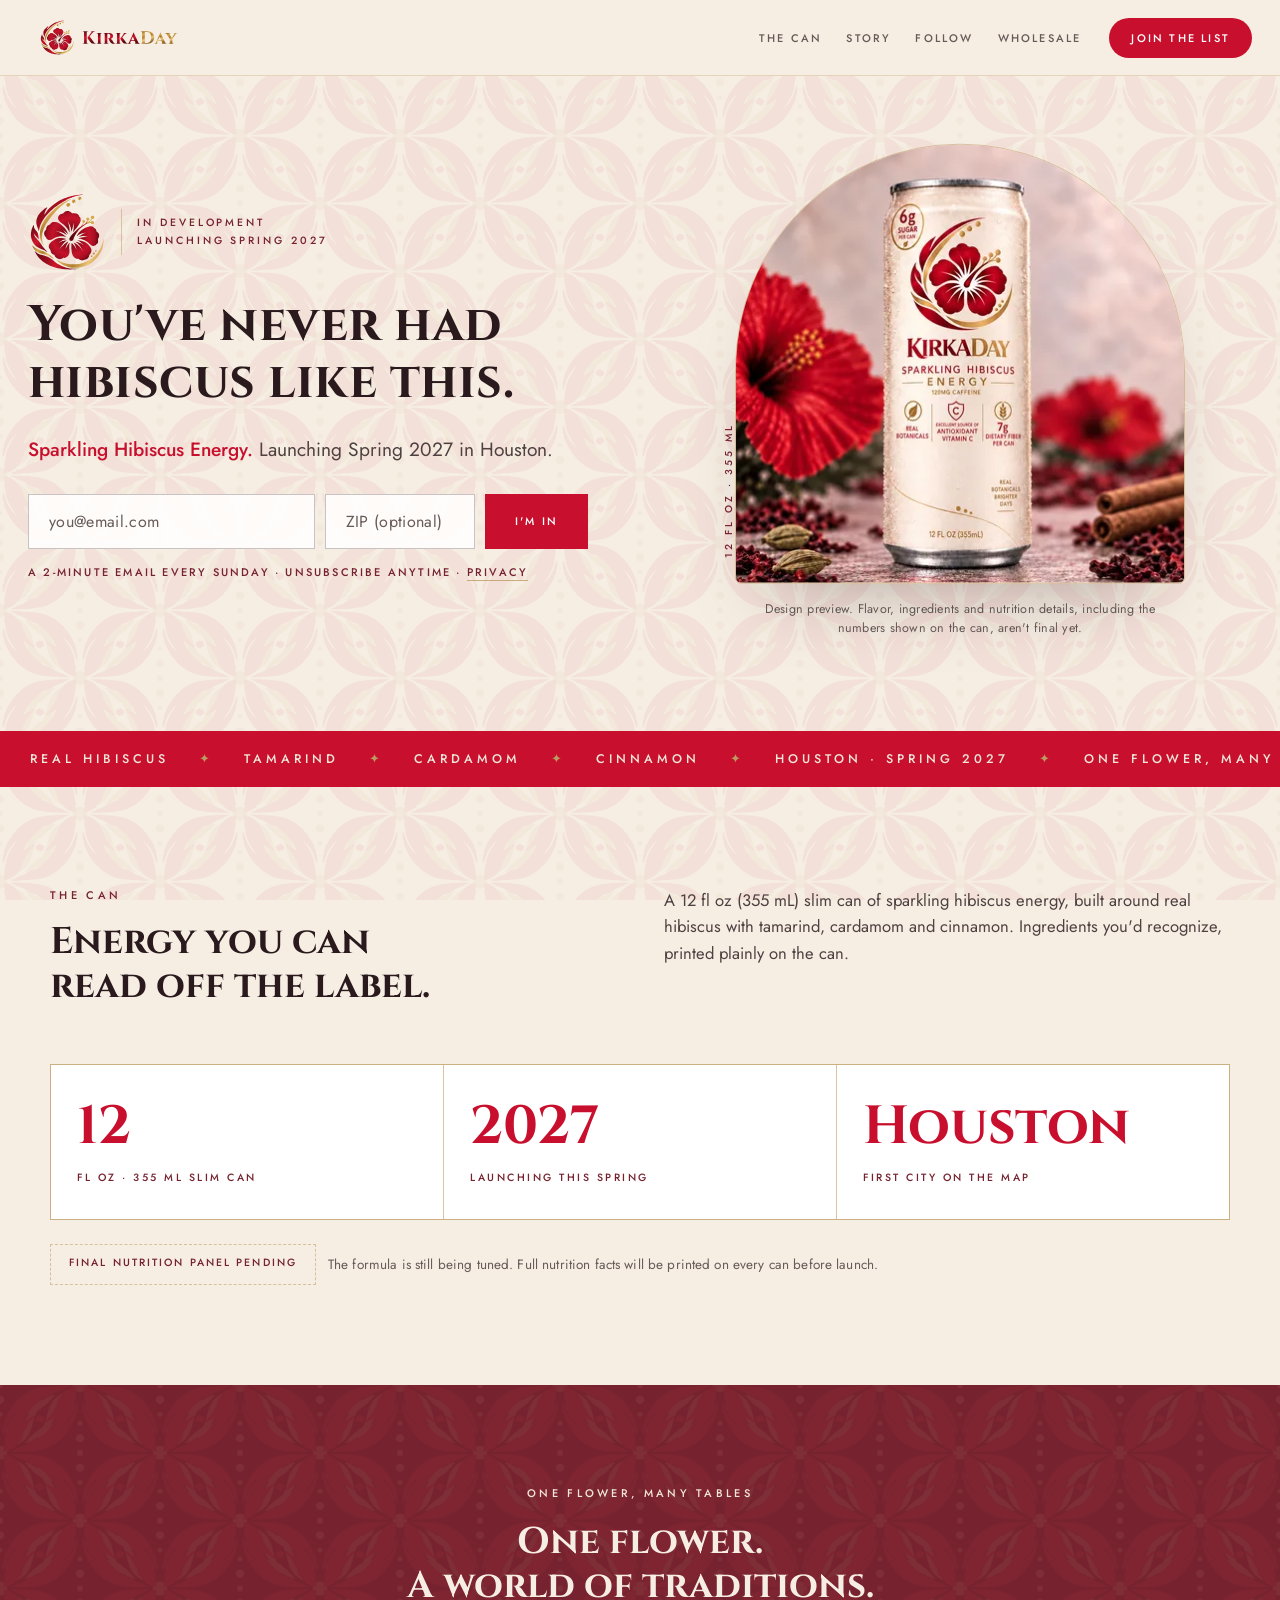
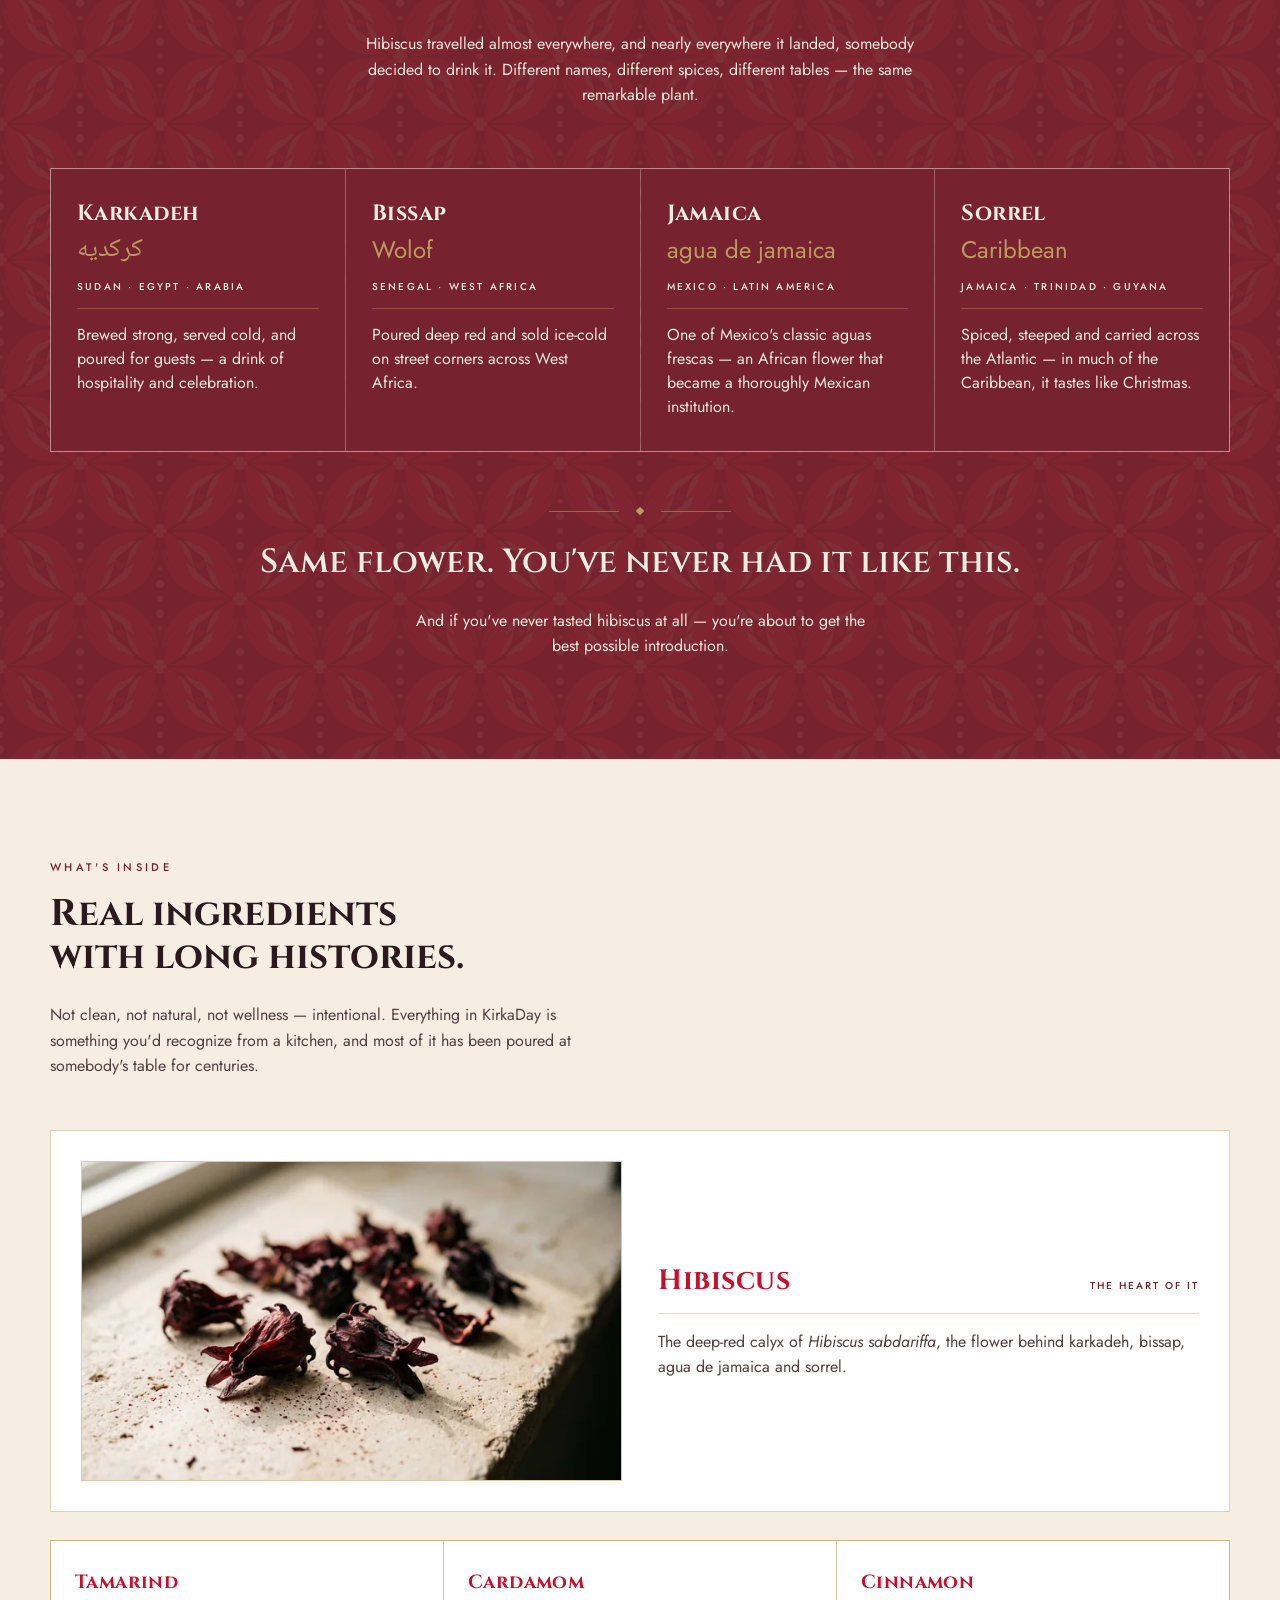
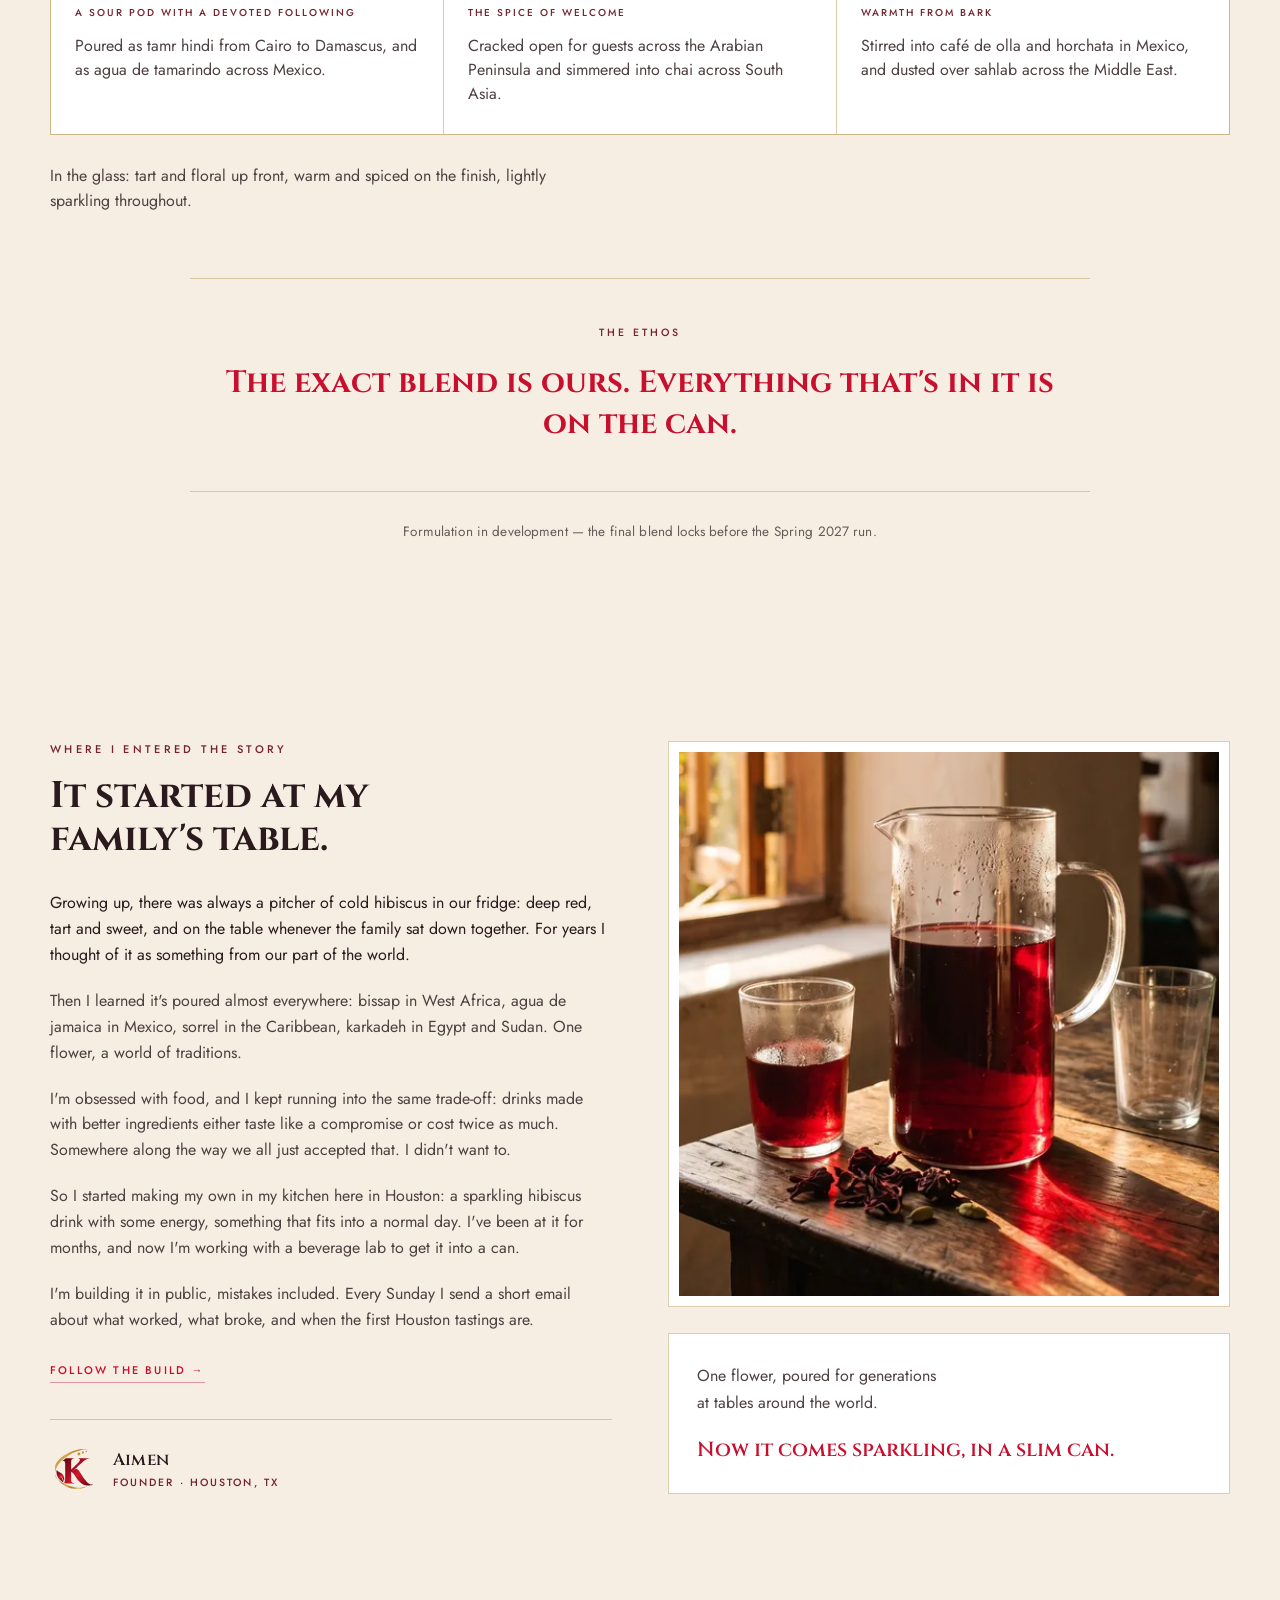
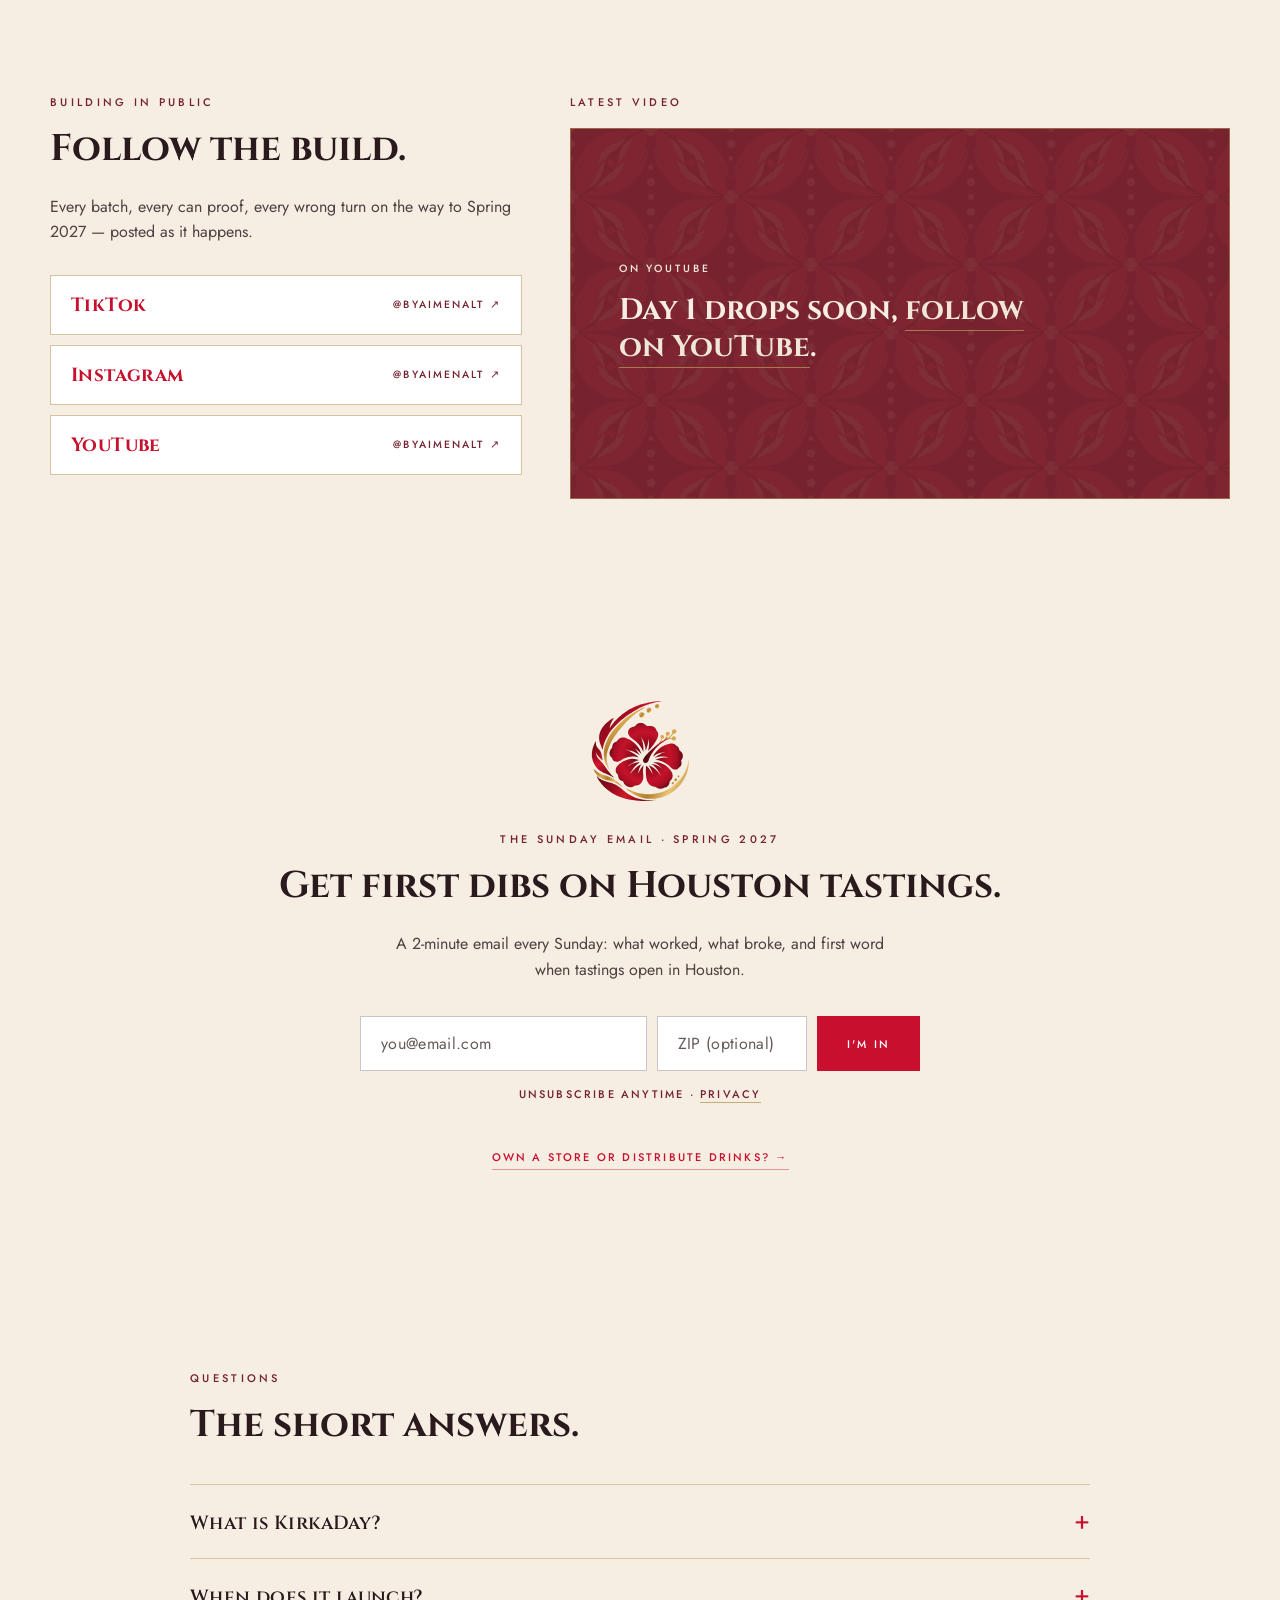
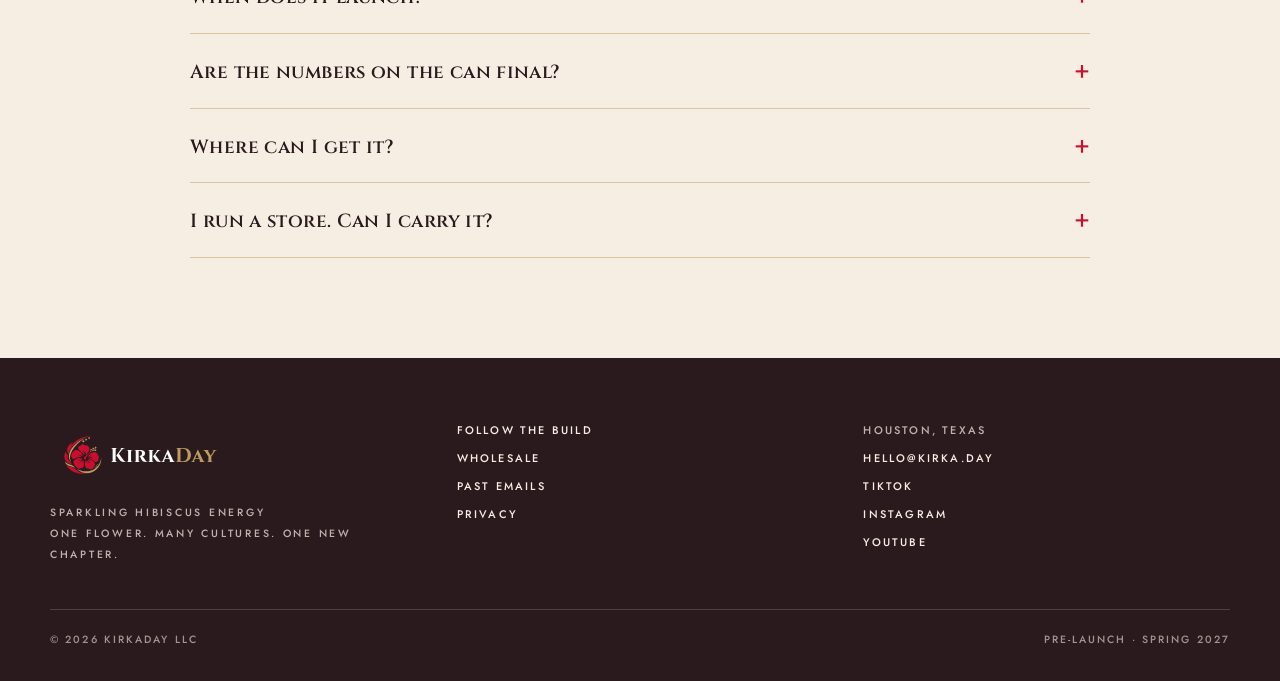
<file: index.html>
<!DOCTYPE html>
<html lang="en">
<head>
<meta charset="utf-8">
<meta name="viewport" content="width=device-width, initial-scale=1">
<title>KirkaDay | Sparkling Hibiscus Energy, Launching Spring 2027 in Houston</title>
<meta name="description" content="KirkaDay is a sparkling hibiscus energy drink made with hibiscus, tamarind, cardamom and cinnamon. Launching Spring 2027 in Houston. Follow the build and get first dibs on tastings.">
<link rel="canonical" href="https://kirka.day/">
<meta name="theme-color" content="#C8102E">

<meta property="og:type" content="website">
<meta property="og:site_name" content="KirkaDay">
<meta property="og:title" content="KirkaDay | Sparkling Hibiscus Energy">
<meta property="og:description" content="Sparkling Hibiscus Energy. Launching Spring 2027 in Houston. Follow the build and get first dibs on tastings.">
<meta property="og:url" content="https://kirka.day/">
<meta property="og:image" content="https://kirka.day/assets/og/home.jpg">
<meta property="og:image:width" content="1200">
<meta property="og:image:height" content="630">
<meta property="og:image:alt" content="KirkaDay can with the line Sparkling Hibiscus Energy, launching Spring 2027 in Houston">
<meta name="twitter:card" content="summary_large_image">
<meta name="twitter:title" content="KirkaDay | Sparkling Hibiscus Energy">
<meta name="twitter:description" content="Sparkling Hibiscus Energy. Launching Spring 2027 in Houston. Follow the build and get first dibs on tastings.">
<meta name="twitter:image" content="https://kirka.day/assets/og/home.jpg">

<link rel="icon" href="/favicon.ico?v=2" sizes="48x48">
<link rel="icon" href="/favicon.svg?v=2" type="image/svg+xml">
<link rel="icon" type="image/png" sizes="32x32" href="/favicon-32x32.png?v=2">
<link rel="icon" type="image/png" sizes="16x16" href="/favicon-16x16.png?v=2">
<link rel="apple-touch-icon" href="/apple-touch-icon.png">
<link rel="manifest" href="/site.webmanifest">

<link rel="preconnect" href="https://fonts.googleapis.com">
<link rel="preconnect" href="https://fonts.gstatic.com" crossorigin>
<link rel="preload" as="image" imagesrcset="/assets/can-hibiscus-450.webp 450w, /assets/can-hibiscus-900.webp 900w" imagesizes="(max-width: 900px) 100vw, 450px" type="image/webp">
<link href="https://fonts.googleapis.com/css2?family=Cinzel:wght@600;700&family=Jost:wght@400;500&family=Noto+Naskh+Arabic:wght@400&display=swap" rel="stylesheet">
<link rel="stylesheet" href="/assets/site.css">

<style>
    .kd-shot { position: absolute; inset: 0; display: block; width: 100%; height: 100%;
               object-fit: cover; background: var(--kd-cream); }
    .kd-shot-bordered { border: 1px solid rgba(189,155,96,0.45); }

    /* Four-item groups must read as 4 / 2x2 / 4-stacked. The reference's auto-fit
       grids pass through a 3-column step on the way down, which strands the
       fourth card in a half-empty row. */
    [data-kd="four-up"] { grid-template-columns: repeat(4, minmax(0, 1fr)) !important; }
    [data-kd="three-up"] { grid-template-columns: repeat(3, minmax(0, 1fr)) !important; }
    @media (max-width: 1080px) {
      [data-kd="four-up"] { grid-template-columns: repeat(2, minmax(0, 1fr)) !important; }
    }
    @media (max-width: 760px) {
      [data-kd="three-up"] { grid-template-columns: minmax(0, 1fr) !important; }
    }
    @media (max-width: 600px) {
      [data-kd="four-up"] { grid-template-columns: minmax(0, 1fr) !important; }
    }

    /* Even section rhythm on phones: the desktop 100px bands are too tall at 390px. */
    @media (max-width: 600px) {
      #can, #traditions, #ingredients, #story, #follow, #list, #faq { padding: 72px 20px !important; }
    }

    /* Two-column hero: crop the can photo's empty top and bottom margins so the
       arch ends level with the sign-up column instead of hanging ~100px below it. */
    @media (min-width: 900px) {
      [data-hero-frame] { height: 440px; }
      [data-hero-frame] img { height: 100% !important; object-fit: cover; object-position: 50% 40%; }
    }

    /* Keep the sign-up above the fold on phones. */
    @media (max-width: 600px) {
      [data-kd="hero"] { padding: 30px 18px 36px !important; }
      [data-kd="hero-grid"] { gap: 40px !important; }
      [data-kd="hero-eyebrow"] { margin-bottom: 18px !important; }
      [data-kd="hero-eyebrow"] img { height: 56px !important; }
      [data-kd="hero-h1"] { margin-bottom: 16px !important; }
      [data-kd="hero-lead"] { margin-bottom: 20px !important; }
    }

    @media (prefers-reduced-motion: reduce) {
      [data-marquee] { animation: none !important; }
      [style*="kd-drift"] { animation: none !important; }
    }

    /* Origin story. Desktop: text + signature on the left; the photo stretches to
       the left column's height with the quote card under it. Phone: one column,
       H2, photo, copy, quote, signature. */
    .kd-story-grid { display: flex; flex-direction: column; }
    .kd-story-left, .kd-story-right { display: contents; }
    .kd-story-head { order: 1; }
    .kd-story-photo { order: 2; height: clamp(260px, 72vw, 420px); margin: 0 0 28px !important; }
    .kd-story-body { order: 3; }
    .kd-story-quote { order: 4; margin-top: 32px; }
    .kd-story-sig { order: 5; margin-top: 28px; }
    @media (min-width: 960px) {
      .kd-story-grid { display: grid; grid-template-columns: minmax(0, 1fr) minmax(0, 1fr); gap: 56px; align-items: stretch; }
      .kd-story-left, .kd-story-right { display: flex; flex-direction: column; }
      .kd-story-photo { height: auto; flex: 1 1 auto; min-height: 380px; margin: 0 !important; }
      .kd-story-quote { margin-top: 26px; }
      .kd-story-sig { margin-top: 36px; }
    }

    /* Follow the build */
    .kd-follow { display: grid; grid-template-columns: minmax(0, 5fr) minmax(0, 7fr); gap: 48px; align-items: start; }
    @media (max-width: 860px) { .kd-follow { grid-template-columns: minmax(0, 1fr); } }
    .kd-video-frame { position: relative; aspect-ratio: 16 / 9; border: 1px solid rgba(189,155,96,0.55); background: var(--kd-ink); }
    .kd-video-frame iframe { position: absolute; inset: 0; width: 100%; height: 100%; border: 0; }
    .kd-video-card { position: relative; overflow: hidden; aspect-ratio: 16 / 9; display: flex; flex-direction: column;
                     justify-content: center; align-items: flex-start; gap: 16px; padding: clamp(24px, 4vw, 48px);
                     background: var(--kd-deep); color: var(--kd-cream); border: 1px solid rgba(189,155,96,0.55); }
    .kd-video-card::before { content: ""; position: absolute; inset: 0; background-image: url("/assets/brand/pattern/KirkaDay_Pattern_Seamless_FullColor_Transparent_2048px.png");
                             background-image: image-set(url("/assets/brand/pattern/KirkaDay_Pattern_Seamless_FullColor_Transparent_2048px.webp") type("image/webp"),
                                                         url("/assets/brand/pattern/KirkaDay_Pattern_Seamless_FullColor_Transparent_2048px.png") type("image/png"));
                             background-repeat: repeat; background-size: 320px auto; opacity: 0.08; mix-blend-mode: screen; pointer-events: none; }
    .kd-video-card > * { position: relative; }
    .kd-video-label { font-size: 10.5px; font-weight: 500; letter-spacing: 0.28em; text-transform: uppercase; color: var(--kd-cream-soft); }
    .kd-video-title { font-family: var(--kd-font-display); font-weight: 700; font-size: clamp(20px, 2.3vw, 30px);
                      line-height: 1.25; margin: 0; color: var(--kd-cream); text-wrap: pretty; }
    .kd-video-title a { color: var(--kd-cream-soft); border-bottom: 1px solid rgba(189,155,96,0.7); }
    .kd-video-title a:hover { color: var(--kd-cream); }
    @media (max-width: 420px) { .kd-video-card { aspect-ratio: auto; min-height: 220px; } }

    .kd-stock { display: inline-flex; align-items: center; gap: 10px; font-size: 11px; font-weight: 500; letter-spacing: 0.2em;
                text-transform: uppercase; color: var(--kd-red); border-bottom: 1px solid rgba(200,16,46,0.4); padding-bottom: 4px; }
    .kd-stock:hover { color: var(--kd-deep); border-color: var(--kd-deep); }

    /* FAQ */
    .kd-faq { border-top: 1px solid rgba(189,155,96,0.5); }
    .kd-faq details { border-bottom: 1px solid rgba(189,155,96,0.5); }
    .kd-faq summary { list-style: none; cursor: pointer; display: flex; justify-content: space-between; align-items: baseline; gap: 20px;
                      padding: 22px 0; font-family: var(--kd-font-display); font-weight: 600; font-size: clamp(16px, 1.5vw, 19px); letter-spacing: 0.02em; line-height: 1.35; color: var(--kd-ink); }
    .kd-faq summary::-webkit-details-marker { display: none; }
    .kd-faq summary::after { content: "+"; font-family:var(--kd-font-body); font-weight: 400; font-size: 26px; color: var(--kd-red); line-height: 1; }
    .kd-faq details[open] summary::after { content: "\2212"; }
    .kd-faq summary:hover { color: var(--kd-red); }
    .kd-faq p { font-family:var(--kd-font-body); font-size: 17px; line-height: 1.65; color: var(--kd-ink-soft); margin: 0 0 24px; max-width: 36em; }
</style>
<noscript><style>[data-rv] { opacity: 1 !important; transform: none !important; }</style></noscript>

<script type="application/ld+json">
{
  "@context": "https://schema.org",
  "@type": "Organization",
  "name": "KirkaDay",
  "legalName": "Kirkaday LLC",
  "url": "https://kirka.day/",
  "logo": "https://kirka.day/icon-512.png",
  "description": "Sparkling hibiscus energy. Launching Spring 2027 in Houston.",
  "email": "hello@kirka.day",
  "address": { "@type": "PostalAddress", "addressLocality": "Houston", "addressRegion": "TX", "addressCountry": "US" },
  "sameAs": [
    "https://www.tiktok.com/@byaimenalt",
    "https://www.instagram.com/byaimenalt/",
    "https://www.youtube.com/@byAimenAlt"
  ]
}
</script>
</head>
<body>
<div style="font-family:var(--kd-font-body);background:var(--kd-cream);overflow:hidden">

  <div class="kd-pattern"></div>

  <nav class="kd-nav" data-nav="1" aria-label="Main">
    <div class="kd-nav-row">
      <a href="/" class="kd-nav-brand" aria-label="KirkaDay home">
        <picture>
          <source media="(max-width:360px)" srcset="/assets/brand/KirkaDay_Icon_Web_Metallic.svg" width="935" height="935">
          <img class="kd-nav-logo" src="/assets/brand/KirkaDay_Logo_Horizontal_Web_Metallic.svg" alt="KirkaDay" width="4283" height="1564">
        </picture>
      </a>
      <div class="kd-nav-group">
        <div class="kd-nav-links">
          <a href="#can">The Can</a>
          <a href="#story">Story</a>
          <a href="#follow">Follow</a>
          <a href="/wholesale">Wholesale</a>
        </div>
        <a class="kd-nav-cta" href="#signup">Join the list</a>
      </div>
    </div>
  </nav>

  <section id="top" data-kd="hero" style="position:relative;z-index:1;padding:64px 28px 44px">
    <div data-kd="hero-grid" style="max-width:1280px;margin:0 auto;display:grid;grid-template-columns:repeat(auto-fit,minmax(min(100%,400px),1fr));gap:56px;align-items:center">

      <div>
        <div data-rv="1" data-kd="hero-eyebrow" style="display:flex;align-items:center;gap:15px;margin-bottom:26px;opacity:0;transform:translateY(24px);transition:opacity .9s cubic-bezier(.16,1,.3,1),transform .9s cubic-bezier(.16,1,.3,1)">
          <img src="/assets/brand/KirkaDay_Icon_Web_Metallic.svg" alt="" style="height:78px;width:auto;display:block" width="935" height="935">
          <div style="width:1px;height:46px;background:rgba(189,155,96,0.5)"></div>
          <div style="font-size:10.5px;letter-spacing:0.28em;font-weight:500;text-transform:uppercase;color:var(--kd-deep);line-height:1.7">In development<br>Launching Spring 2027</div>
        </div>

        <h1 data-rv="1" data-rv-delay="90" data-kd="hero-h1" style="font-family:var(--kd-font-display);font-weight:700;font-size:clamp(29px,3.9vw,54px);line-height:1.14;letter-spacing:0.01em;margin:0 0 24px;color:var(--kd-ink);text-wrap:pretty;opacity:0;transform:translateY(26px);transition:opacity 1s cubic-bezier(.16,1,.3,1),transform 1s cubic-bezier(.16,1,.3,1)">
          You've never had<br>hibiscus like this.
        </h1>

        <p data-rv="1" data-rv-delay="180" data-kd="hero-lead" style="font-family:var(--kd-font-body);font-size:clamp(17px,1.5vw,21px);line-height:1.5;color:var(--kd-ink-soft);margin:0 0 30px;max-width:32em;text-wrap:pretty;opacity:0;transform:translateY(22px);transition:opacity 1s cubic-bezier(.16,1,.3,1),transform 1s cubic-bezier(.16,1,.3,1)">
          <strong style="font-weight:500;color:var(--kd-red)">Sparkling Hibiscus Energy.</strong> Launching Spring 2027 in Houston.
        </p>

        <div id="signup" data-rv="1" data-rv-delay="250" style="scroll-margin-top:140px;opacity:0;transform:translateY(20px);transition:opacity 1s cubic-bezier(.16,1,.3,1),transform 1s cubic-bezier(.16,1,.3,1)">
          <form class="kd-signup" method="POST" action="/api/subscribe" data-signup>
            <p class="kd-alert" role="alert" data-signup-error hidden>That didn't go through, so you're not on the list yet. Please try again, or email <a href="mailto:hello@kirka.day">hello@kirka.day</a>.</p>
            <div class="kd-signup-row">
              <label class="kd-sr" for="hero-email">Email address</label>
              <input class="kd-input" id="hero-email" type="email" name="email" required autocomplete="email" maxlength="254" placeholder="you@email.com">
              <label class="kd-sr" for="hero-zip">ZIP code (optional)</label>
              <input class="kd-input kd-input-zip" id="hero-zip" type="text" name="zip" inputmode="numeric" pattern="[0-9]{5}" maxlength="5" autocomplete="postal-code" placeholder="ZIP (optional)">
              <button class="kd-btn" type="submit">I'm in</button>
            </div>
            <input type="hidden" name="source" value="home">
            <input type="hidden" name="utm_source" value="">
            <input type="hidden" name="utm_medium" value="">
            <input type="hidden" name="utm_campaign" value="">
            <input type="hidden" name="utm_term" value="">
            <input type="hidden" name="utm_content" value="">
            <input type="hidden" name="referring_site" value="">
            <input type="hidden" name="ts" value="">
            <div class="kd-hp" aria-hidden="true"><label for="hero-company">Company</label><input id="hero-company" type="text" name="company" tabindex="-1" autocomplete="off"></div>
          </form>
          <p class="kd-fine">A 2-minute email every Sunday · Unsubscribe anytime · <a href="/privacy">Privacy</a></p>
        </div>
      </div>

      <div data-rv="1" data-rv-delay="140" style="display:flex;justify-content:center;opacity:0;transform:translateY(30px);transition:opacity 1.1s cubic-bezier(.16,1,.3,1),transform 1.1s cubic-bezier(.16,1,.3,1)">
        <figure data-parallax="0.05" style="position:relative;width:100%;max-width:450px;margin:0">
          <div style="position:relative">
            <div data-hero-frame="1" style="position:relative;overflow:hidden;border:1px solid rgba(189,155,96,0.55);border-radius:225px 225px 6px 6px;box-shadow:0 40px 80px -40px rgba(42,26,29,0.35)">
              <picture><source type="image/webp" srcset="/assets/can-hibiscus-450.webp 450w, /assets/can-hibiscus-900.webp 900w" sizes="(max-width: 900px) 100vw, 450px"><img src="/assets/can-hibiscus-900.jpg" alt="KirkaDay sparkling hibiscus energy can, design preview" width="1122" height="1402" fetchpriority="high" style="display:block;width:100%;height:auto"></picture>
            </div>
            <div style="position:absolute;left:-14px;bottom:26px;writing-mode:vertical-rl;transform:rotate(180deg);font-size:10px;letter-spacing:0.3em;font-weight:500;text-transform:uppercase;color:var(--kd-deep)">12 fl oz · 355 mL</div>
          </div>
          <figcaption class="kd-caption">Design preview. Flavor, ingredients and nutrition details, including the numbers shown on the can, aren't final yet.</figcaption>
        </figure>
      </div>
    </div>
  </section>

  <section style="margin-top:52px;background:var(--kd-red);overflow:hidden;padding:19px 0;position:relative;z-index:1">
    <div data-marquee="1" style="display:flex;width:max-content;animation:kd-marq 42s linear infinite">
      <div style="display:flex">
        <span style="display:flex;align-items:center;gap:30px;padding:0 30px;font-size:12.5px;letter-spacing:0.32em;font-weight:500;text-transform:uppercase;color:var(--kd-cream-soft);white-space:nowrap">Real hibiscus<span aria-hidden="true" style="color:var(--kd-gold)">✦</span>Tamarind<span aria-hidden="true" style="color:var(--kd-gold)">✦</span>Cardamom<span aria-hidden="true" style="color:var(--kd-gold)">✦</span>Cinnamon<span aria-hidden="true" style="color:var(--kd-gold)">✦</span>Houston · Spring 2027<span aria-hidden="true" style="color:var(--kd-gold)">✦</span>One flower, many tables<span aria-hidden="true" style="color:var(--kd-gold)">✦</span></span>
        <span aria-hidden="true" style="display:flex;align-items:center;gap:30px;padding:0 30px;font-size:12.5px;letter-spacing:0.32em;font-weight:500;text-transform:uppercase;color:var(--kd-cream-soft);white-space:nowrap">Real hibiscus<span aria-hidden="true" style="color:var(--kd-gold)">✦</span>Tamarind<span aria-hidden="true" style="color:var(--kd-gold)">✦</span>Cardamom<span aria-hidden="true" style="color:var(--kd-gold)">✦</span>Cinnamon<span aria-hidden="true" style="color:var(--kd-gold)">✦</span>Houston · Spring 2027<span aria-hidden="true" style="color:var(--kd-gold)">✦</span>One flower, many tables<span aria-hidden="true" style="color:var(--kd-gold)">✦</span></span>
      </div>
    </div>
  </section>

  <section id="can" style="padding:100px 28px;position:relative;z-index:1">
    <div style="max-width:1180px;margin:0 auto">
      <div style="display:grid;grid-template-columns:repeat(auto-fit,minmax(min(100%,320px),1fr));gap:48px;align-items:start;margin-bottom:56px">
        <div data-rv="1" style="opacity:0;transform:translateY(24px);transition:opacity .9s cubic-bezier(.16,1,.3,1),transform .9s cubic-bezier(.16,1,.3,1)">
          <div style="font-size:11px;letter-spacing:0.3em;font-weight:500;text-transform:uppercase;color:var(--kd-deep);margin-bottom:18px">The can</div>
          <h2 style="font-family:var(--kd-font-display);font-weight:700;font-size:clamp(25px,2.9vw,40px);line-height:1.18;margin:0;color:var(--kd-ink);text-wrap:balance">Energy you can read off the label.</h2>
        </div>
        <p data-rv="1" data-rv-delay="120" style="font-family:var(--kd-font-body);font-size:clamp(16px,1.3vw,18px);line-height:1.6;color:var(--kd-ink-soft);margin:0;max-width:34em;opacity:0;transform:translateY(24px);transition:opacity .9s cubic-bezier(.16,1,.3,1),transform .9s cubic-bezier(.16,1,.3,1)">
          A 12 fl oz (355 mL) slim can of sparkling hibiscus energy, built around real hibiscus with tamarind, cardamom and cinnamon. Ingredients you'd recognize, printed plainly on the can.
        </p>
      </div>

      <div style="display:grid;grid-template-columns:repeat(auto-fit,minmax(min(50%,150px),1fr));gap:1px;background:rgba(189,155,96,0.5);border:1px solid rgba(189,155,96,0.5)" data-kd="three-up">
        <div data-rv="1" style="background:var(--kd-white);padding:34px 26px;opacity:0;transform:translateY(22px);transition:opacity .8s ease,transform .8s ease">
          <div data-count="12" style="font-family:var(--kd-font-display);font-weight:700;font-size:clamp(38px,4.2vw,56px);line-height:1.05;color:var(--kd-red)">12</div>
          <div style="font-size:10.5px;letter-spacing:0.24em;font-weight:500;text-transform:uppercase;color:var(--kd-deep);margin-top:14px">fl oz · 355 mL slim can</div>
        </div>
        <div data-rv="1" data-rv-delay="90" style="background:var(--kd-white);padding:34px 26px;opacity:0;transform:translateY(22px);transition:opacity .8s ease,transform .8s ease">
          <div style="font-family:var(--kd-font-display);font-weight:700;font-size:clamp(38px,4.2vw,56px);line-height:1.05;color:var(--kd-red)">2027</div>
          <div style="font-size:10.5px;letter-spacing:0.24em;font-weight:500;text-transform:uppercase;color:var(--kd-deep);margin-top:14px">Launching this spring</div>
        </div>
        <div data-rv="1" data-rv-delay="180" style="background:var(--kd-white);padding:34px 26px;opacity:0;transform:translateY(22px);transition:opacity .8s ease,transform .8s ease">
          <div style="font-family:var(--kd-font-display);font-weight:700;font-size:clamp(38px,4.2vw,56px);line-height:1.05;color:var(--kd-red)">Houston</div>
          <div style="font-size:10.5px;letter-spacing:0.24em;font-weight:500;text-transform:uppercase;color:var(--kd-deep);margin-top:14px">First city on the map</div>
        </div>
      </div>

      <div data-rv="1" style="display:flex;flex-wrap:wrap;gap:12px;margin-top:24px;opacity:0;transform:translateY(18px);transition:opacity .8s ease,transform .8s ease">
        <span style="border:1px dashed rgba(189,155,96,0.55);padding:10px 18px;font-family:var(--kd-font-body);font-size:10.5px;font-weight:500;letter-spacing:0.2em;text-transform:uppercase;color:var(--kd-deep)">Final nutrition panel pending</span>
        <span style="flex:1 1 320px;padding:10px 0;font-family:var(--kd-font-body);font-size:13.5px;line-height:1.6;letter-spacing:0.01em;color:var(--kd-ink-muted)">The formula is still being tuned. Full nutrition facts will be printed on every can before launch.</span>
      </div>
    </div>
  </section>

  <section id="traditions" style="background:var(--kd-deep);color:var(--kd-cream);padding:100px 28px;position:relative;z-index:1;overflow:hidden">
    <div data-pattern="1" style="position:absolute;inset:0;background-image:url(&quot;/assets/brand/pattern/KirkaDay_Pattern_Seamless_FullColor_Transparent_2048px.png&quot;);background-image:image-set(url(&quot;/assets/brand/pattern/KirkaDay_Pattern_Seamless_FullColor_Transparent_2048px.webp&quot;) type(&quot;image/webp&quot;),url(&quot;/assets/brand/pattern/KirkaDay_Pattern_Seamless_FullColor_Transparent_2048px.png&quot;) type(&quot;image/png&quot;));background-repeat:repeat;background-size:320px auto;opacity:0.08;mix-blend-mode:screen;pointer-events:none"></div>
    <div style="max-width:1180px;margin:0 auto;position:relative">

      <div data-rv="1" style="text-align:center;max-width:36em;margin:0 auto 60px;opacity:0;transform:translateY(24px);transition:opacity .9s cubic-bezier(.16,1,.3,1),transform .9s cubic-bezier(.16,1,.3,1)">
        <div style="font-size:11px;letter-spacing:0.3em;font-weight:500;text-transform:uppercase;color:var(--kd-cream-soft);margin-bottom:20px">One flower, many tables</div>
        <h2 style="font-family:var(--kd-font-display);font-weight:700;font-size:clamp(25px,2.9vw,40px);line-height:1.18;margin:0 0 22px;color:var(--kd-cream);text-wrap:balance">One flower.<br>A world of traditions.</h2>
        <p style="font-family:var(--kd-font-body);font-size:16px;line-height:1.6;color:var(--kd-cream-soft);margin:0">Hibiscus travelled almost everywhere, and nearly everywhere it landed, somebody decided to drink it. Different names, different spices, different tables — the same remarkable plant.</p>
      </div>

      <div style="display:grid;grid-template-columns:repeat(auto-fit,minmax(min(100%,240px),1fr));gap:1px;background:color-mix(in srgb, var(--kd-cream) 30%, transparent);border:1px solid color-mix(in srgb, var(--kd-cream) 30%, transparent)" data-kd="four-up">
        <article data-rv="1" style="background:var(--kd-deep);padding:32px 26px;opacity:0;transform:translateY(24px);transition:opacity .85s cubic-bezier(.16,1,.3,1),transform .85s cubic-bezier(.16,1,.3,1)">
          <div style="font-family:var(--kd-font-display);font-weight:700;font-size:22px;line-height:1.2;letter-spacing:0.02em;color:var(--kd-cream);margin-bottom:6px">Karkadeh</div>
          <div lang="ar" dir="rtl" style="font-family:var(--kd-font-arabic);font-size:26px;line-height:34px;color:var(--kd-gold);margin-bottom:12px;text-align:left">كركديه</div>
          <div style="font-size:10px;letter-spacing:0.22em;font-weight:500;text-transform:uppercase;color:var(--kd-cream-soft);padding-bottom:14px;border-bottom:1px solid rgba(189,155,96,0.4);margin-bottom:14px">Sudan · Egypt · Arabia</div>
          <p style="font-family:var(--kd-font-body);font-size:16px;line-height:1.5;color:var(--kd-cream-soft);margin:0">Brewed strong, served cold, and poured for guests — a drink of hospitality and celebration.</p>
        </article>
        <article data-rv="1" data-rv-delay="90" style="background:var(--kd-deep);padding:32px 26px;opacity:0;transform:translateY(24px);transition:opacity .85s cubic-bezier(.16,1,.3,1),transform .85s cubic-bezier(.16,1,.3,1)">
          <div style="font-family:var(--kd-font-display);font-weight:700;font-size:22px;line-height:1.2;letter-spacing:0.02em;color:var(--kd-cream);margin-bottom:6px">Bissap</div>
          <div style="font-family:var(--kd-font-body);font-size:24px;line-height:34px;color:var(--kd-gold);margin-bottom:12px">Wolof</div>
          <div style="font-size:10px;letter-spacing:0.22em;font-weight:500;text-transform:uppercase;color:var(--kd-cream-soft);padding-bottom:14px;border-bottom:1px solid rgba(189,155,96,0.4);margin-bottom:14px">Senegal · West Africa</div>
          <p style="font-family:var(--kd-font-body);font-size:16px;line-height:1.5;color:var(--kd-cream-soft);margin:0">Poured deep red and sold ice-cold on street corners across West Africa.</p>
        </article>
        <article data-rv="1" data-rv-delay="180" style="background:var(--kd-deep);padding:32px 26px;opacity:0;transform:translateY(24px);transition:opacity .85s cubic-bezier(.16,1,.3,1),transform .85s cubic-bezier(.16,1,.3,1)">
          <div style="font-family:var(--kd-font-display);font-weight:700;font-size:22px;line-height:1.2;letter-spacing:0.02em;color:var(--kd-cream);margin-bottom:6px">Jamaica</div>
          <div style="font-family:var(--kd-font-body);font-size:24px;line-height:34px;color:var(--kd-gold);margin-bottom:12px">agua de jamaica</div>
          <div style="font-size:10px;letter-spacing:0.22em;font-weight:500;text-transform:uppercase;color:var(--kd-cream-soft);padding-bottom:14px;border-bottom:1px solid rgba(189,155,96,0.4);margin-bottom:14px">Mexico · Latin America</div>
          <p style="font-family:var(--kd-font-body);font-size:16px;line-height:1.5;color:var(--kd-cream-soft);margin:0">One of Mexico's classic aguas frescas — an African flower that became a thoroughly Mexican institution.</p>
        </article>
        <article data-rv="1" data-rv-delay="270" style="background:var(--kd-deep);padding:32px 26px;opacity:0;transform:translateY(24px);transition:opacity .85s cubic-bezier(.16,1,.3,1),transform .85s cubic-bezier(.16,1,.3,1)">
          <div style="font-family:var(--kd-font-display);font-weight:700;font-size:22px;line-height:1.2;letter-spacing:0.02em;color:var(--kd-cream);margin-bottom:6px">Sorrel</div>
          <div style="font-family:var(--kd-font-body);font-size:24px;line-height:34px;color:var(--kd-gold);margin-bottom:12px">Caribbean</div>
          <div style="font-size:10px;letter-spacing:0.22em;font-weight:500;text-transform:uppercase;color:var(--kd-cream-soft);padding-bottom:14px;border-bottom:1px solid rgba(189,155,96,0.4);margin-bottom:14px">Jamaica · Trinidad · Guyana</div>
          <p style="font-family:var(--kd-font-body);font-size:16px;line-height:1.5;color:var(--kd-cream-soft);margin:0">Spiced, steeped and carried across the Atlantic — in much of the Caribbean, it tastes like Christmas.</p>
        </article>
      </div>

      <div data-rv="1" style="margin-top:56px;text-align:center;opacity:0;transform:translateY(22px);transition:opacity .9s cubic-bezier(.16,1,.3,1),transform .9s cubic-bezier(.16,1,.3,1)">
        <div style="display:flex;align-items:center;justify-content:center;gap:18px;margin-bottom:26px">
          <div style="width:70px;height:1px;background:rgba(189,155,96,0.55)"></div>
          <div style="width:6px;height:6px;background:var(--kd-gold);transform:rotate(45deg)"></div>
          <div style="width:70px;height:1px;background:rgba(189,155,96,0.55)"></div>
        </div>
        <p style="font-family:var(--kd-font-display);font-weight:600;font-size:clamp(21px,2.6vw,34px);line-height:1.35;color:var(--kd-cream);margin:0 auto;max-width:24em;text-wrap:pretty">Same flower. You've never had it like this.</p>
        <p style="font-family:var(--kd-font-body);font-size:16px;line-height:1.55;color:var(--kd-cream-soft);margin:24px auto 0;max-width:30em">And if you've never tasted hibiscus at all — you're about to get the best possible introduction.</p>
      </div>
    </div>
  </section>

  <section id="ingredients" style="padding:100px 28px;position:relative;z-index:1">
    <div style="max-width:1180px;margin:0 auto">

      <div data-rv="1" style="max-width:34em;margin-bottom:52px;opacity:0;transform:translateY(24px);transition:opacity .9s cubic-bezier(.16,1,.3,1),transform .9s cubic-bezier(.16,1,.3,1)">
        <div style="font-size:11px;letter-spacing:0.3em;font-weight:500;text-transform:uppercase;color:var(--kd-deep);margin-bottom:18px">What's inside</div>
        <h2 style="font-family:var(--kd-font-display);font-weight:700;font-size:clamp(25px,2.9vw,40px);line-height:1.18;margin:0 0 22px;color:var(--kd-ink);text-wrap:balance">Real ingredients with long histories.</h2>
        <p style="font-family:var(--kd-font-body);font-size:16px;line-height:1.58;color:var(--kd-ink-soft);margin:0">Not clean, not natural, not wellness — intentional. Everything in KirkaDay is something you'd recognize from a kitchen, and most of it has been poured at somebody's table for centuries.</p>
      </div>

      <div data-rv="1" style="border:1px solid rgba(189,155,96,0.45);background:var(--kd-white);padding:clamp(22px,2.4vw,30px);display:grid;grid-template-columns:repeat(auto-fit,minmax(min(100%,290px),1fr));gap:36px;align-items:center;margin-bottom:28px;opacity:0;transform:translateY(28px);transition:opacity .9s cubic-bezier(.16,1,.3,1),transform .9s cubic-bezier(.16,1,.3,1)">
        <div style="position:relative;width:100%;height:clamp(250px,26vw,320px)">
          <picture><source type="image/webp" srcset="/assets/hibiscus-calyces-700.webp 700w, /assets/hibiscus-calyces-1200.webp 1200w" sizes="(max-width: 900px) 100vw, 540px"><img src="/assets/hibiscus-calyces-1200.jpg" alt="Dried hibiscus calyces scattered across a sunlit windowsill" width="1200" height="655" loading="lazy" decoding="async" class="kd-shot kd-shot-bordered"></picture>
        </div>
        <div>
          <div style="display:flex;align-items:baseline;justify-content:space-between;gap:12px;border-bottom:1px solid rgba(189,155,96,0.35);padding-bottom:14px;margin-bottom:16px">
            <h3 style="font-family:var(--kd-font-display);font-weight:700;font-size:clamp(22px,2.2vw,28px);letter-spacing:0.02em;margin:0;color:var(--kd-red)">Hibiscus</h3>
            <span style="font-size:10px;letter-spacing:0.2em;font-weight:500;text-transform:uppercase;color:var(--kd-deep)">The heart of it</span>
          </div>
          <p style="font-family:var(--kd-font-body);font-size:16px;line-height:1.56;color:var(--kd-ink-soft);margin:0">The deep-red calyx of <em>Hibiscus sabdariffa</em>, the flower behind karkadeh, bissap, agua de jamaica and sorrel.</p>
        </div>
      </div>

      <div style="display:grid;grid-template-columns:repeat(auto-fit,minmax(min(100%,230px),1fr));gap:1px;background:rgba(189,155,96,0.45);border:1px solid rgba(189,155,96,0.45)" data-kd="three-up">
        <article data-rv="1" style="background:var(--kd-white);padding:28px 24px;opacity:0;transform:translateY(24px);transition:opacity .85s cubic-bezier(.16,1,.3,1),transform .85s cubic-bezier(.16,1,.3,1)">
          <h3 style="font-family:var(--kd-font-display);font-weight:700;font-size:19px;letter-spacing:0.02em;margin:0 0 10px;color:var(--kd-red)">Tamarind</h3>
          <div style="font-size:10px;letter-spacing:0.2em;font-weight:500;text-transform:uppercase;color:var(--kd-deep);margin-bottom:14px">A sour pod with a devoted following</div>
          <p style="font-family:var(--kd-font-body);font-size:16px;line-height:1.5;color:var(--kd-ink-soft);margin:0">Poured as tamr hindi from Cairo to Damascus, and as agua de tamarindo across Mexico.</p>
        </article>
        <article data-rv="1" data-rv-delay="90" style="background:var(--kd-white);padding:28px 24px;opacity:0;transform:translateY(24px);transition:opacity .85s cubic-bezier(.16,1,.3,1),transform .85s cubic-bezier(.16,1,.3,1)">
          <h3 style="font-family:var(--kd-font-display);font-weight:700;font-size:19px;letter-spacing:0.02em;margin:0 0 10px;color:var(--kd-red)">Cardamom</h3>
          <div style="font-size:10px;letter-spacing:0.2em;font-weight:500;text-transform:uppercase;color:var(--kd-deep);margin-bottom:14px">The spice of welcome</div>
          <p style="font-family:var(--kd-font-body);font-size:16px;line-height:1.5;color:var(--kd-ink-soft);margin:0">Cracked open for guests across the Arabian Peninsula and simmered into chai across South Asia.</p>
        </article>
        <article data-rv="1" data-rv-delay="180" style="background:var(--kd-white);padding:28px 24px;opacity:0;transform:translateY(24px);transition:opacity .85s cubic-bezier(.16,1,.3,1),transform .85s cubic-bezier(.16,1,.3,1)">
          <h3 style="font-family:var(--kd-font-display);font-weight:700;font-size:19px;letter-spacing:0.02em;margin:0 0 10px;color:var(--kd-red)">Cinnamon</h3>
          <div style="font-size:10px;letter-spacing:0.2em;font-weight:500;text-transform:uppercase;color:var(--kd-deep);margin-bottom:14px">Warmth from bark</div>
          <p style="font-family:var(--kd-font-body);font-size:16px;line-height:1.5;color:var(--kd-ink-soft);margin:0">Stirred into café de olla and horchata in Mexico, and dusted over sahlab across the Middle East.</p>
        </article>
      </div>

      <p data-rv="1" style="font-family:var(--kd-font-body);font-size:16px;line-height:1.58;color:var(--kd-ink-soft);margin:28px 0 0;max-width:34em;opacity:0;transform:translateY(22px);transition:opacity .85s ease,transform .85s ease">In the glass: tart and floral up front, warm and spiced on the finish, lightly sparkling throughout.</p>

      <div data-rv="1" style="margin:64px auto 0;max-width:900px;text-align:center;padding:46px 28px;border-top:1px solid rgba(189,155,96,0.5);border-bottom:1px solid rgba(189,155,96,0.5);opacity:0;transform:translateY(24px);transition:opacity .9s cubic-bezier(.16,1,.3,1),transform .9s cubic-bezier(.16,1,.3,1)">
        <div style="font-size:10.5px;letter-spacing:0.28em;font-weight:500;text-transform:uppercase;color:var(--kd-deep);margin-bottom:22px">The ethos</div>
        <p style="font-family:var(--kd-font-display);font-weight:700;font-size:clamp(20px,2.4vw,31px);line-height:1.35;color:var(--kd-red);margin:0;text-wrap:pretty">The exact blend is ours. Everything that's in it is on the can.</p>
      </div>

      <div data-rv="1" style="margin-top:30px;text-align:center;font-family:var(--kd-font-body);font-size:13.5px;letter-spacing:0.01em;color:var(--kd-ink-muted);opacity:0;transform:translateY(16px);transition:opacity .9s ease,transform .9s ease">
        Formulation in development — the final blend locks before the Spring 2027 run.
      </div>
    </div>
  </section>

  <section id="story" class="kd-story" style="padding:100px 28px;position:relative;z-index:1;background:var(--kd-cream)">
    <div class="kd-story-grid" style="max-width:1180px;margin:0 auto">

      <div class="kd-story-left" data-rv="1" style="opacity:0;transform:translateY(26px);transition:opacity .9s cubic-bezier(.16,1,.3,1),transform .9s cubic-bezier(.16,1,.3,1)">
        <div class="kd-story-head">
          <div style="font-size:11px;letter-spacing:0.3em;font-weight:500;text-transform:uppercase;color:var(--kd-deep);margin-bottom:18px">Where I entered the story</div>
          <h2 style="font-family:var(--kd-font-display);font-weight:700;font-size:clamp(25px,2.9vw,40px);line-height:1.18;margin:0 0 28px;color:var(--kd-ink);text-wrap:balance">It started at my family's table.</h2>
        </div>

        <div class="kd-story-body">
          <p style="font-family:var(--kd-font-body);font-size:16px;line-height:1.62;color:var(--kd-ink);margin:0 0 20px">Growing up, there was always a pitcher of cold hibiscus in our fridge: deep red, tart and sweet, and on the table whenever the family sat down together. For years I thought of it as something from our part of the world.</p>
          <p style="font-family:var(--kd-font-body);font-size:16px;line-height:1.62;color:var(--kd-ink-soft);margin:0 0 20px">Then I learned it's poured almost everywhere: bissap in West Africa, agua de jamaica in Mexico, sorrel in the Caribbean, karkadeh in Egypt and Sudan. One flower, a world of traditions.</p>
          <p style="font-family:var(--kd-font-body);font-size:16px;line-height:1.62;color:var(--kd-ink-soft);margin:0 0 20px">I'm obsessed with food, and I kept running into the same trade-off: drinks made with better ingredients either taste like a compromise or cost twice as much. Somewhere along the way we all just accepted that. I didn't want to.</p>
          <p style="font-family:var(--kd-font-body);font-size:16px;line-height:1.62;color:var(--kd-ink-soft);margin:0 0 20px">So I started making my own in my kitchen here in Houston: a sparkling hibiscus drink with some energy, something that fits into a normal day. I've been at it for months, and now I'm working with a beverage lab to get it into a can.</p>
          <p style="font-family:var(--kd-font-body);font-size:16px;line-height:1.62;color:var(--kd-ink-soft);margin:0">I'm building it in public, mistakes included. Every Sunday I send a short email about what worked, what broke, and when the first Houston tastings are.</p>
          <p style="margin:24px 0 0"><a class="kd-stock" href="/join">Follow the build →</a></p>
        </div>

        <div class="kd-story-sig" style="display:flex;align-items:center;gap:15px;padding-top:24px;border-top:1px solid rgba(189,155,96,0.5)">
          <img src="/assets/brand/KirkaDay_Monogram_K_Metallic_RGB.svg" alt="" style="height:50px;width:auto;display:block" width="1004" height="1050" loading="lazy" decoding="async">
          <div>
            <div style="font-family:var(--kd-font-display);font-weight:600;font-size:17px;letter-spacing:0.02em;color:var(--kd-ink)">Aimen</div>
            <div style="font-size:10.5px;letter-spacing:0.2em;font-weight:500;text-transform:uppercase;color:var(--kd-deep);margin-top:4px">Founder · Houston, TX</div>
          </div>
        </div>
      </div>

      <div class="kd-story-right" data-rv="1" data-rv-delay="140" style="opacity:0;transform:translateY(30px);transition:opacity 1s cubic-bezier(.16,1,.3,1),transform 1s cubic-bezier(.16,1,.3,1)">
        <figure class="kd-story-photo" style="margin:0;border:1px solid rgba(189,155,96,0.5);padding:10px;background:var(--kd-white)">
          <div style="position:relative;width:100%;height:100%">
            <picture><source type="image/webp" srcset="/assets/pitcher-sunset-600.webp 600w, /assets/pitcher-sunset-1100.webp 1100w" sizes="(max-width: 959px) 100vw, 560px"><img src="/assets/pitcher-sunset-1100.jpg" alt="A glass pitcher of deep red hibiscus tea and two glasses on a wooden table in late afternoon light" width="1100" height="956" loading="lazy" decoding="async" class="kd-shot"></picture>
          </div>
        </figure>
        <div class="kd-story-quote" style="border:1px solid rgba(189,155,96,0.5);background:var(--kd-white);padding:28px">
          <div style="font-family:var(--kd-font-body);font-size:16px;line-height:1.7;color:var(--kd-ink-soft);margin:0 0 20px">One flower, poured for generations<br>at tables around the world.</div>
          <div style="font-family:var(--kd-font-display);font-weight:600;font-size:clamp(17px,1.6vw,21px);line-height:1.4;color:var(--kd-red)">Now it comes sparkling, in a slim can.</div>
        </div>
      </div>
    </div>
  </section>

  <section id="follow" style="padding:100px 28px;position:relative;z-index:1">
    <div class="kd-follow" style="max-width:1180px;margin:0 auto">
      <div data-rv="1" style="opacity:0;transform:translateY(24px);transition:opacity .9s cubic-bezier(.16,1,.3,1),transform .9s cubic-bezier(.16,1,.3,1)">
        <div style="font-size:11px;letter-spacing:0.3em;font-weight:500;text-transform:uppercase;color:var(--kd-deep);margin-bottom:18px">Building in public</div>
        <h2 style="font-family:var(--kd-font-display);font-weight:700;font-size:clamp(25px,2.9vw,40px);line-height:1.18;margin:0 0 22px;color:var(--kd-ink);text-wrap:balance">Follow the build.</h2>
        <p style="font-family:var(--kd-font-body);font-size:16px;line-height:1.6;color:var(--kd-ink-soft);margin:0 0 30px;max-width:30em">Every batch, every can proof, every wrong turn on the way to Spring 2027 — posted as it happens.</p>
        <ul class="kd-social">
          <li><a href="https://www.tiktok.com/@byaimenalt" rel="noopener" target="_blank"><span class="kd-social-name">TikTok</span><span class="kd-social-handle">@byaimenalt ↗</span></a></li>
          <li><a href="https://www.instagram.com/byaimenalt/" rel="noopener" target="_blank"><span class="kd-social-name">Instagram</span><span class="kd-social-handle">@byaimenalt ↗</span></a></li>
          <li><a href="https://www.youtube.com/@byAimenAlt" rel="noopener" target="_blank"><span class="kd-social-name">YouTube</span><span class="kd-social-handle">@byAimenAlt ↗</span></a></li>
        </ul>
      </div>

      <div data-rv="1" data-rv-delay="120" style="opacity:0;transform:translateY(24px);transition:opacity .9s cubic-bezier(.16,1,.3,1),transform .9s cubic-bezier(.16,1,.3,1)">
        <div style="font-size:11px;letter-spacing:0.3em;font-weight:500;text-transform:uppercase;color:var(--kd-deep);margin-bottom:18px">Latest video</div>
        <div id="latest-video">
          <div class="kd-video-card">
            <div class="kd-video-label">On YouTube</div>
            <p class="kd-video-title">Day 1 drops soon, <a href="https://www.youtube.com/@byAimenAlt" rel="noopener" target="_blank">follow on YouTube</a>.</p>
          </div>
        </div>
      </div>
    </div>
  </section>

  <section id="list" style="position:relative;z-index:1;padding:100px 28px;background:var(--kd-cream)">
    <div style="max-width:760px;margin:0 auto;text-align:center">
      <div data-rv="1" style="opacity:0;transform:translateY(24px);transition:opacity .9s cubic-bezier(.16,1,.3,1),transform .9s cubic-bezier(.16,1,.3,1)">
        <img src="/assets/brand/KirkaDay_Icon_Web_Metallic.svg" alt="" style="height:104px;width:auto;margin:0 auto 28px;display:block;animation:kd-drift 9s ease-in-out infinite" width="935" height="935" loading="lazy" decoding="async">
        <div style="font-size:11px;letter-spacing:0.3em;font-weight:500;text-transform:uppercase;color:var(--kd-deep);margin-bottom:18px">The Sunday email · Spring 2027</div>
        <h2 style="font-family:var(--kd-font-display);font-weight:700;font-size:clamp(25px,2.9vw,40px);line-height:1.18;margin:0 0 22px;color:var(--kd-ink);text-wrap:balance">Get first dibs on Houston tastings.</h2>
        <p style="font-family:var(--kd-font-body);font-size:16px;line-height:1.6;color:var(--kd-ink-soft);margin:0 auto 34px;max-width:32em">A 2-minute email every Sunday: what worked, what broke, and first word when tastings open in Houston.</p>
      </div>
      <div data-rv="1" data-rv-delay="120" style="opacity:0;transform:translateY(20px);transition:opacity .9s cubic-bezier(.16,1,.3,1),transform .9s cubic-bezier(.16,1,.3,1)">
        <form class="kd-signup" method="POST" action="/api/subscribe" data-signup style="margin:0 auto;text-align:left">
          <p class="kd-alert" role="alert" data-signup-error hidden>That didn't go through, so you're not on the list yet. Please try again, or email <a href="mailto:hello@kirka.day">hello@kirka.day</a>.</p>
          <div class="kd-signup-row" style="justify-content:center">
            <label class="kd-sr" for="list-email">Email address</label>
            <input class="kd-input" id="list-email" type="email" name="email" required autocomplete="email" maxlength="254" placeholder="you@email.com" style="background:var(--kd-white)">
            <label class="kd-sr" for="list-zip">ZIP code (optional)</label>
            <input class="kd-input kd-input-zip" id="list-zip" type="text" name="zip" inputmode="numeric" pattern="[0-9]{5}" maxlength="5" autocomplete="postal-code" placeholder="ZIP (optional)" style="background:var(--kd-white)">
            <button class="kd-btn" type="submit">I'm in</button>
          </div>
          <input type="hidden" name="source" value="home">
          <input type="hidden" name="utm_source" value="">
          <input type="hidden" name="utm_medium" value="">
          <input type="hidden" name="utm_campaign" value="">
          <input type="hidden" name="utm_term" value="">
          <input type="hidden" name="utm_content" value="">
          <input type="hidden" name="referring_site" value="">
          <input type="hidden" name="ts" value="">
          <div class="kd-hp" aria-hidden="true"><label for="list-company">Company</label><input id="list-company" type="text" name="company" tabindex="-1" autocomplete="off"></div>
        </form>
        <p class="kd-fine">Unsubscribe anytime · <a href="/privacy">Privacy</a></p>
        <p style="margin:40px 0 0"><a class="kd-stock" href="/wholesale">Own a store or distribute drinks? →</a></p>
      </div>
    </div>
  </section>

  <section id="faq" style="padding:100px 28px;position:relative;z-index:1">
    <div style="max-width:900px;margin:0 auto">
      <div data-rv="1" style="margin-bottom:36px;opacity:0;transform:translateY(24px);transition:opacity .9s cubic-bezier(.16,1,.3,1),transform .9s cubic-bezier(.16,1,.3,1)">
        <div style="font-size:11px;letter-spacing:0.3em;font-weight:500;text-transform:uppercase;color:var(--kd-deep);margin-bottom:18px">Questions</div>
        <h2 style="font-family:var(--kd-font-display);font-weight:700;font-size:clamp(25px,2.9vw,40px);line-height:1.18;margin:0;color:var(--kd-ink)">The short answers.</h2>
      </div>
      <div class="kd-faq" data-rv="1" data-rv-delay="100" style="opacity:0;transform:translateY(22px);transition:opacity .9s cubic-bezier(.16,1,.3,1),transform .9s cubic-bezier(.16,1,.3,1)">
        <details>
          <summary>What is KirkaDay?</summary>
          <p>A sparkling hibiscus energy drink, built around real hibiscus with tamarind, cardamom and cinnamon. The final blend is still being tuned.</p>
        </details>
        <details>
          <summary>When does it launch?</summary>
          <p>Spring 2027. The Sunday email hears first when the blend locks and the first cans are filling.</p>
        </details>
        <details>
          <summary>Are the numbers on the can final?</summary>
          <p>Not yet. The can you see is a design preview. Flavor, ingredients and nutrition details can still change before we launch in Spring 2027, and we'll share the final label here and in the <a href="/log">build log</a> first.</p>
        </details>
        <details>
          <summary>Where can I get it?</summary>
          <p>Houston first. Join the list with your ZIP and you'll hear where the first cans land and when tastings open.</p>
        </details>
        <details>
          <summary>I run a store. Can I carry it?</summary>
          <p>Yes, please. Join the <a href="/wholesale">wholesale interest list</a> to get samples first and founding-partner terms.</p>
        </details>
      </div>
    </div>
  </section>

  <footer class="kd-footer">
    <div class="kd-footer-grid">
      <div>
        <div class="kd-footer-brand"><img src="/assets/brand/KirkaDay_Logo_Horizontal_Web_Reversed.svg" alt="KirkaDay" width="4283" height="1564" loading="lazy" decoding="async"></div>
        <div class="kd-footer-tag">Sparkling hibiscus energy<br>One flower. Many cultures. One new chapter.</div>
      </div>
      <nav class="kd-footer-col" aria-label="Footer">
        <a href="/join">Follow the build</a>
        <a href="/wholesale">Wholesale</a>
        <a href="/log">Past emails</a>
        <a href="/privacy">Privacy</a>
      </nav>
      <div class="kd-footer-col">
        <div>Houston, Texas</div>
        <a href="mailto:hello@kirka.day">hello@kirka.day</a>
        <a href="https://www.tiktok.com/@byaimenalt" rel="noopener">TikTok</a>
        <a href="https://www.instagram.com/byaimenalt/" rel="noopener">Instagram</a>
        <a href="https://www.youtube.com/@byAimenAlt" rel="noopener">YouTube</a>
      </div>
    </div>
    <div class="kd-footer-base">
      <span>© 2026 Kirkaday LLC</span>
      <span>Pre-launch · Spring 2027</span>
    </div>
  </footer>
</div>
<script>
  /* Set to an 11-character YouTube video ID to embed it in "Follow the build".
     Empty shows the "Day 1 drops soon" card. */
  var LATEST_YOUTUBE_ID = "";

  (function () {
    var still = window.matchMedia && window.matchMedia('(prefers-reduced-motion: reduce)').matches;

    /* Latest video */
    var slot = document.getElementById('latest-video');
    if (slot && LATEST_YOUTUBE_ID.length === 11 && !/[^A-Za-z0-9_-]/.test(LATEST_YOUTUBE_ID)) {
      var frame = document.createElement('div');
      frame.className = 'kd-video-frame';
      var iframe = document.createElement('iframe');
      iframe.src = 'https://www.youtube-nocookie.com/embed/' + LATEST_YOUTUBE_ID;
      iframe.title = 'Latest KirkaDay build video';
      iframe.loading = 'lazy';
      iframe.allow = 'accelerometer; clipboard-write; encrypted-media; gyroscope; picture-in-picture; web-share';
      iframe.referrerPolicy = 'strict-origin-when-cross-origin';
      iframe.allowFullscreen = true;
      frame.appendChild(iframe);
      slot.replaceChildren(frame);
    }

    /* Scroll reveal */
    var reveal = document.querySelectorAll('[data-rv]');
    if (still || !('IntersectionObserver' in window)) {
      Array.prototype.forEach.call(reveal, function (el) { el.style.opacity = '1'; el.style.transform = 'none'; });
    } else {
      var io = new IntersectionObserver(function (entries) {
        entries.forEach(function (en) {
          if (!en.isIntersecting) return;
          var el = en.target;
          var d = parseInt(el.getAttribute('data-rv-delay') || '0', 10);
          setTimeout(function () { el.style.opacity = '1'; el.style.transform = 'none'; }, d);
          io.unobserve(el);
        });
      }, { threshold: 0.1, rootMargin: '0px 0px -6% 0px' });
      Array.prototype.forEach.call(reveal, function (el) { io.observe(el); });
      setTimeout(function () {
        Array.prototype.forEach.call(reveal, function (el) {
          if (parseFloat(getComputedStyle(el).opacity) < 0.1) { el.style.opacity = '1'; el.style.transform = 'none'; }
        });
      }, 2600);
    }

    /* Count-up on the can facts */
    var counts = document.querySelectorAll('[data-count]');
    if (still || !('IntersectionObserver' in window)) {
      Array.prototype.forEach.call(counts, function (el) { el.textContent = el.getAttribute('data-count'); });
    } else {
      var cio = new IntersectionObserver(function (entries) {
        entries.forEach(function (en) {
          if (!en.isIntersecting) return;
          var el = en.target;
          cio.unobserve(el);
          var target = parseInt(el.getAttribute('data-count'), 10);
          if (target === 0) { el.textContent = '0'; return; }
          var dur = 1100, t0 = performance.now();
          var tick = function (t) {
            var p = Math.min(1, (t - t0) / dur);
            el.textContent = String(Math.round(target * (1 - Math.pow(1 - p, 3))));
            if (p < 1) requestAnimationFrame(tick);
          };
          requestAnimationFrame(tick);
        });
      }, { threshold: 0.5 });
      Array.prototype.forEach.call(counts, function (el) { cio.observe(el); });
    }

    /* Nav shadow + hero parallax */
    var nav = document.querySelector('[data-nav]');
    var par = Array.prototype.slice.call(document.querySelectorAll('[data-parallax]'));
    var raf = null;
    var onScroll = function () {
      if (raf) return;
      raf = requestAnimationFrame(function () {
        raf = null;
        var y = window.scrollY || 0;
        if (nav) nav.style.boxShadow = y > 12 ? '0 12px 30px -24px rgba(42,26,29,0.5)' : 'none';
        if (still) { par.forEach(function (el) { el.style.transform = 'none'; }); return; }
        par.forEach(function (el) {
          var r = el.getBoundingClientRect();
          var mid = r.top + r.height / 2 - window.innerHeight / 2;
          var k = parseFloat(el.getAttribute('data-parallax')) || 0;
          el.style.transform = 'translate3d(0,' + (-mid * k).toFixed(1) + 'px,0)';
        });
      });
    };
    window.addEventListener('scroll', onScroll, { passive: true });
    window.addEventListener('resize', onScroll);
    onScroll();
  })();
</script>
<script>
  /* Sign-up attribution: fill utm_* from the URL and referring_site from the
     referrer. First-touch values are kept for the visit so they survive a click
     through to another page. Also shows the inline error on ?error=1 and
     posts the form as JSON, keeping the email's domain and the subscription
     id for the /thanks page. */
  (function () {
    var KEYS = ['utm_source', 'utm_medium', 'utm_campaign', 'utm_term', 'utm_content'];
    var q = new URLSearchParams(location.search);
    var seen = {};
    try { seen = JSON.parse(sessionStorage.getItem('kd-attribution') || '{}') || {}; } catch (e) {}
    KEYS.forEach(function (k) { var v = q.get(k); if (v) seen[k] = v.slice(0, 200); });
    if (!seen.referring_site && document.referrer) {
      try {
        if (new URL(document.referrer).host !== location.host) seen.referring_site = document.referrer.slice(0, 500);
      } catch (e) {}
    }
    try { sessionStorage.setItem('kd-attribution', JSON.stringify(seen)); } catch (e) {}

    var failed = q.get('error') === '1';
    Array.prototype.forEach.call(document.querySelectorAll('form[data-signup]'), function (form) {
      KEYS.concat('referring_site').forEach(function (k) {
        var input = form.querySelector('input[name="' + k + '"]');
        if (input && seen[k]) input.value = seen[k];
      });
      var alert = form.querySelector('[data-signup-error]');
      if (failed && alert) alert.hidden = false;
      // Time on form: the server drops submissions made under 2 seconds.
      var rendered = Date.now();
      var ts = form.querySelector('input[name="ts"]');
      if (ts) ts.value = String(rendered);
      var busy = false;
      form.addEventListener('submit', function (ev) {
        if (!window.fetch) return; // Old browser: plain form post.
        ev.preventDefault();
        if (busy) return;
        busy = true;
        var button = form.querySelector('button[type="submit"]');
        if (button) button.disabled = true;
        if (alert) alert.hidden = true;
        var body = {};
        Array.prototype.forEach.call(form.elements, function (el) { if (el.name) body[el.name] = el.value; });
        body.elapsed = String(Date.now() - rendered);
        var failed = function (err) {
          if (err) console.error('[signup]', err);
          busy = false;
          if (button) button.disabled = false;
          if (alert) alert.hidden = false;
        };
        fetch('/api/subscribe', {
          method: 'POST',
          headers: { 'Content-Type': 'application/json', Accept: 'application/json' },
          body: JSON.stringify(body)
        }).then(function (r) {
          return r.json().catch(function () { return {}; }).then(function (d) {
            if (!r.ok || !d || !d.ok) return failed(new Error('subscribe failed: ' + r.status + ' ' + ((d && d.error) || '')));
            // Keep only the mail domain (never the address) for the "Find my welcome
            // email" button, and the subscription id for the /thanks poll.
            try {
              var at = body.email.lastIndexOf('@');
              if (at > 0) sessionStorage.setItem('kd_mail_domain', body.email.slice(at + 1).trim().toLowerCase().slice(0, 253));
              else sessionStorage.removeItem('kd_mail_domain');
              if (d.id) sessionStorage.setItem('kd_sid', d.id);
              else sessionStorage.removeItem('kd_sid');
            } catch (e) {}
            location.href = '/thanks';
          });
        }).catch(failed);
      });
    });
  })();
</script>
</body>
</html>
</file>
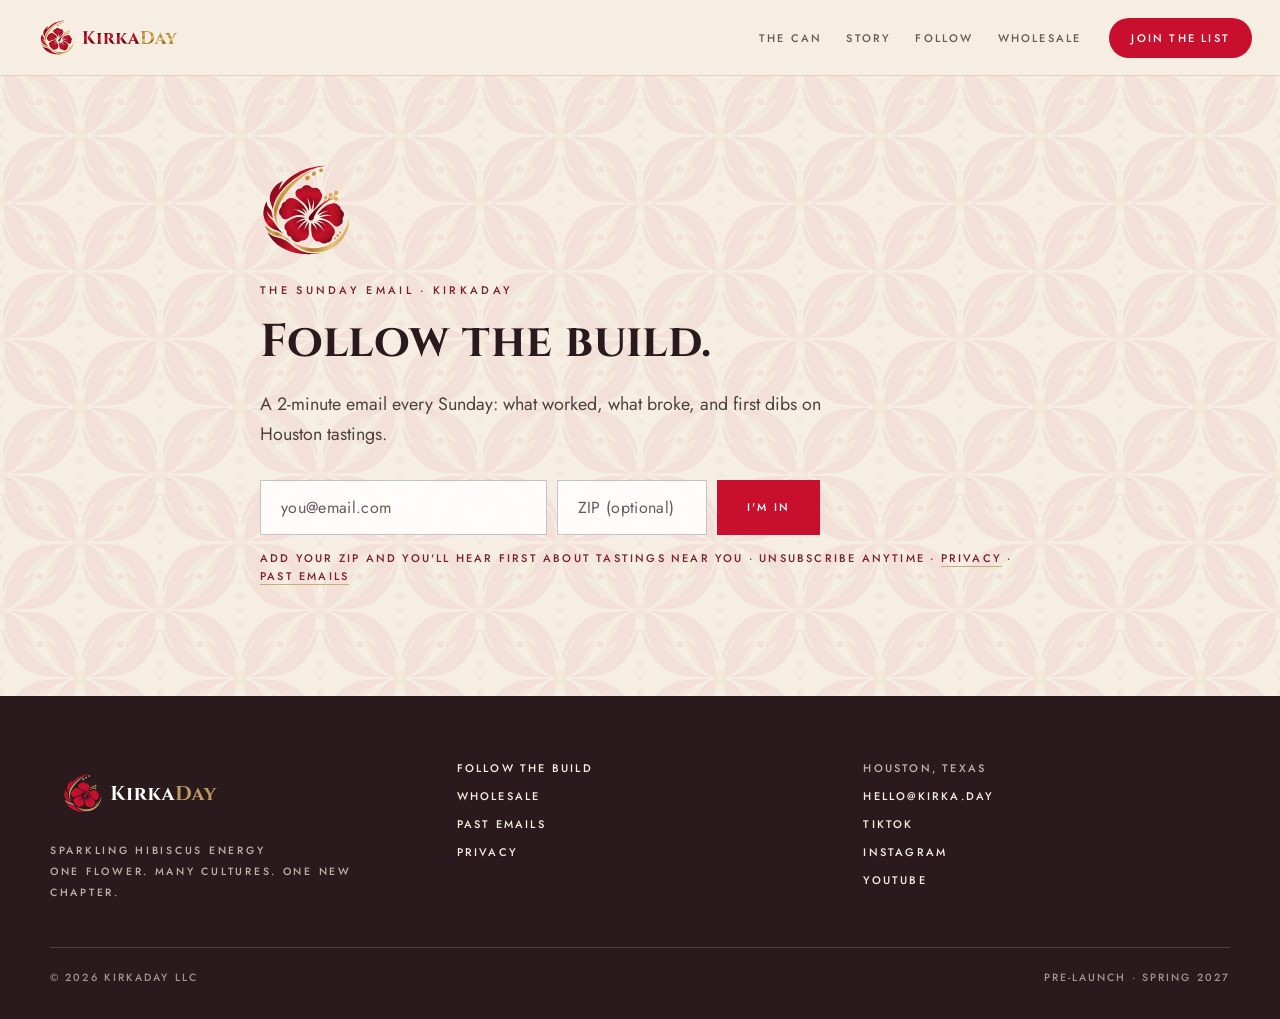
<file: join.html>
<!DOCTYPE html>
<html lang="en">
<head>
<meta charset="utf-8">
<meta name="viewport" content="width=device-width, initial-scale=1">
<title>Follow the build | KirkaDay</title>
<meta name="description" content="A 2-minute email every Sunday: what worked, what broke, and first dibs on Houston tastings. KirkaDay sparkling hibiscus energy launches Spring 2027.">
<link rel="canonical" href="https://kirka.day/join">
<meta name="theme-color" content="#C8102E">

<meta property="og:type" content="website">
<meta property="og:site_name" content="KirkaDay">
<meta property="og:title" content="Follow the build | KirkaDay">
<meta property="og:description" content="A 2-minute email every Sunday: what worked, what broke, and first dibs on Houston tastings. KirkaDay sparkling hibiscus energy launches Spring 2027.">
<meta property="og:url" content="https://kirka.day/join">
<meta property="og:image" content="https://kirka.day/assets/og/join.jpg">
<meta property="og:image:width" content="1200">
<meta property="og:image:height" content="630">
<meta property="og:image:alt" content="Follow the build: the KirkaDay Sunday email">
<meta name="twitter:card" content="summary_large_image">
<meta name="twitter:title" content="Follow the build | KirkaDay">
<meta name="twitter:description" content="A 2-minute email every Sunday: what worked, what broke, and first dibs on Houston tastings. KirkaDay sparkling hibiscus energy launches Spring 2027.">
<meta name="twitter:image" content="https://kirka.day/assets/og/join.jpg">

<link rel="icon" href="/favicon.ico?v=2" sizes="48x48">
<link rel="icon" href="/favicon.svg?v=2" type="image/svg+xml">
<link rel="icon" type="image/png" sizes="32x32" href="/favicon-32x32.png?v=2">
<link rel="icon" type="image/png" sizes="16x16" href="/favicon-16x16.png?v=2">
<link rel="apple-touch-icon" href="/apple-touch-icon.png">
<link rel="manifest" href="/site.webmanifest">

<link rel="preconnect" href="https://fonts.googleapis.com">
<link rel="preconnect" href="https://fonts.gstatic.com" crossorigin>
<link href="https://fonts.googleapis.com/css2?family=Cinzel:wght@600;700&family=Jost:wght@400;500&display=swap" rel="stylesheet">
<link rel="stylesheet" href="/assets/site.css">
</head>
<body>
<div class="kd-pattern"></div>

<nav class="kd-nav" data-nav="1" aria-label="Main">
  <div class="kd-nav-row">
    <a href="/" class="kd-nav-brand" aria-label="KirkaDay home">
        <picture>
          <source media="(max-width:360px)" srcset="/assets/brand/KirkaDay_Icon_Web_Metallic.svg" width="935" height="935">
          <img class="kd-nav-logo" src="/assets/brand/KirkaDay_Logo_Horizontal_Web_Metallic.svg" alt="KirkaDay" width="4283" height="1564">
        </picture>
    </a>
    <div class="kd-nav-group">
      <div class="kd-nav-links">
        <a href="/#can">The Can</a>
        <a href="/#story">Story</a>
        <a href="/#follow">Follow</a>
        <a href="/wholesale">Wholesale</a>
      </div>
      <a class="kd-nav-cta" href="/join">Join the list</a>
    </div>
  </div>
</nav>

<main class="kd-page">
  <div class="kd-wrap">
    <img class="kd-page-mark" src="/assets/brand/KirkaDay_Icon_Web_Metallic.svg" alt="" width="935" height="935">
    <p class="kd-eyebrow">The Sunday email · KirkaDay</p>
    <h1 class="kd-title">Follow the build.</h1>
    <p class="kd-lead">A 2-minute email every Sunday: what worked, what broke, and first dibs on Houston tastings.</p>
    <form class="kd-signup" method="POST" action="/api/subscribe" data-signup>
      <p class="kd-alert" role="alert" data-signup-error hidden>That didn't go through, so you're not on the list yet. Please try again, or email <a href="mailto:hello@kirka.day">hello@kirka.day</a>.</p>
      <div class="kd-signup-row">
        <label class="kd-sr" for="join-email">Email address</label>
        <input class="kd-input" id="join-email" type="email" name="email" required autocomplete="email" maxlength="254" placeholder="you@email.com">
        <label class="kd-sr" for="join-zip">ZIP code (optional)</label>
        <input class="kd-input kd-input-zip" id="join-zip" type="text" name="zip" inputmode="numeric" pattern="[0-9]{5}" maxlength="5" autocomplete="postal-code" placeholder="ZIP (optional)">
        <button class="kd-btn" type="submit">I'm in</button>
      </div>
      <input type="hidden" name="source" value="join">
      <input type="hidden" name="utm_source" value="">
      <input type="hidden" name="utm_medium" value="">
      <input type="hidden" name="utm_campaign" value="">
      <input type="hidden" name="utm_term" value="">
      <input type="hidden" name="utm_content" value="">
      <input type="hidden" name="referring_site" value="">
      <input type="hidden" name="ts" value="">
      <div class="kd-hp" aria-hidden="true"><label for="join-company">Company</label><input id="join-company" type="text" name="company" tabindex="-1" autocomplete="off"></div>
    </form>
    <p class="kd-fine">Add your ZIP and you'll hear first about tastings near you · Unsubscribe anytime · <a href="/privacy">Privacy</a> · <a href="/log">Past emails</a></p>
  </div>
</main>

<footer class="kd-footer">
  <div class="kd-footer-grid">
    <div>
      <div class="kd-footer-brand"><img src="/assets/brand/KirkaDay_Logo_Horizontal_Web_Reversed.svg" alt="KirkaDay" width="4283" height="1564" loading="lazy" decoding="async"></div>
      <div class="kd-footer-tag">Sparkling hibiscus energy<br>One flower. Many cultures. One new chapter.</div>
    </div>
    <nav class="kd-footer-col" aria-label="Footer">
      <a href="/join">Follow the build</a>
      <a href="/wholesale">Wholesale</a>
      <a href="/log">Past emails</a>
      <a href="/privacy">Privacy</a>
    </nav>
    <div class="kd-footer-col">
      <div>Houston, Texas</div>
      <a href="mailto:hello@kirka.day">hello@kirka.day</a>
      <a href="https://www.tiktok.com/@byaimenalt" rel="noopener">TikTok</a>
      <a href="https://www.instagram.com/byaimenalt/" rel="noopener">Instagram</a>
      <a href="https://www.youtube.com/@byAimenAlt" rel="noopener">YouTube</a>
    </div>
  </div>
  <div class="kd-footer-base">
    <span>© 2026 Kirkaday LLC</span>
    <span>Pre-launch · Spring 2027</span>
  </div>
</footer>
<script>
  (function () {
    var nav = document.querySelector('[data-nav]');
    if (!nav) return;
    var onScroll = function () { nav.style.boxShadow = (window.scrollY || 0) > 12 ? '0 12px 30px -24px rgba(42,26,29,0.5)' : 'none'; };
    window.addEventListener('scroll', onScroll, { passive: true });
    onScroll();
  })();
</script>
<script>
  /* Sign-up attribution: fill utm_* from the URL and referring_site from the
     referrer. First-touch values are kept for the visit so they survive a click
     through to another page. Also shows the inline error on ?error=1 and
     posts the form as JSON, keeping the email's domain and the subscription
     id for the /thanks page. */
  (function () {
    var KEYS = ['utm_source', 'utm_medium', 'utm_campaign', 'utm_term', 'utm_content'];
    var q = new URLSearchParams(location.search);
    var seen = {};
    try { seen = JSON.parse(sessionStorage.getItem('kd-attribution') || '{}') || {}; } catch (e) {}
    KEYS.forEach(function (k) { var v = q.get(k); if (v) seen[k] = v.slice(0, 200); });
    if (!seen.referring_site && document.referrer) {
      try {
        if (new URL(document.referrer).host !== location.host) seen.referring_site = document.referrer.slice(0, 500);
      } catch (e) {}
    }
    try { sessionStorage.setItem('kd-attribution', JSON.stringify(seen)); } catch (e) {}

    var failed = q.get('error') === '1';
    Array.prototype.forEach.call(document.querySelectorAll('form[data-signup]'), function (form) {
      KEYS.concat('referring_site').forEach(function (k) {
        var input = form.querySelector('input[name="' + k + '"]');
        if (input && seen[k]) input.value = seen[k];
      });
      var alert = form.querySelector('[data-signup-error]');
      if (failed && alert) alert.hidden = false;
      // Time on form: the server drops submissions made under 2 seconds.
      var rendered = Date.now();
      var ts = form.querySelector('input[name="ts"]');
      if (ts) ts.value = String(rendered);
      var busy = false;
      form.addEventListener('submit', function (ev) {
        if (!window.fetch) return; // Old browser: plain form post.
        ev.preventDefault();
        if (busy) return;
        busy = true;
        var button = form.querySelector('button[type="submit"]');
        if (button) button.disabled = true;
        if (alert) alert.hidden = true;
        var body = {};
        Array.prototype.forEach.call(form.elements, function (el) { if (el.name) body[el.name] = el.value; });
        body.elapsed = String(Date.now() - rendered);
        var failed = function (err) {
          if (err) console.error('[signup]', err);
          busy = false;
          if (button) button.disabled = false;
          if (alert) alert.hidden = false;
        };
        fetch('/api/subscribe', {
          method: 'POST',
          headers: { 'Content-Type': 'application/json', Accept: 'application/json' },
          body: JSON.stringify(body)
        }).then(function (r) {
          return r.json().catch(function () { return {}; }).then(function (d) {
            if (!r.ok || !d || !d.ok) return failed(new Error('subscribe failed: ' + r.status + ' ' + ((d && d.error) || '')));
            // Keep only the mail domain (never the address) for the "Find my welcome
            // email" button, and the subscription id for the /thanks poll.
            try {
              var at = body.email.lastIndexOf('@');
              if (at > 0) sessionStorage.setItem('kd_mail_domain', body.email.slice(at + 1).trim().toLowerCase().slice(0, 253));
              else sessionStorage.removeItem('kd_mail_domain');
              if (d.id) sessionStorage.setItem('kd_sid', d.id);
              else sessionStorage.removeItem('kd_sid');
            } catch (e) {}
            location.href = '/thanks';
          });
        }).catch(failed);
      });
    });
  })();
</script>
</body>
</html>
</file>
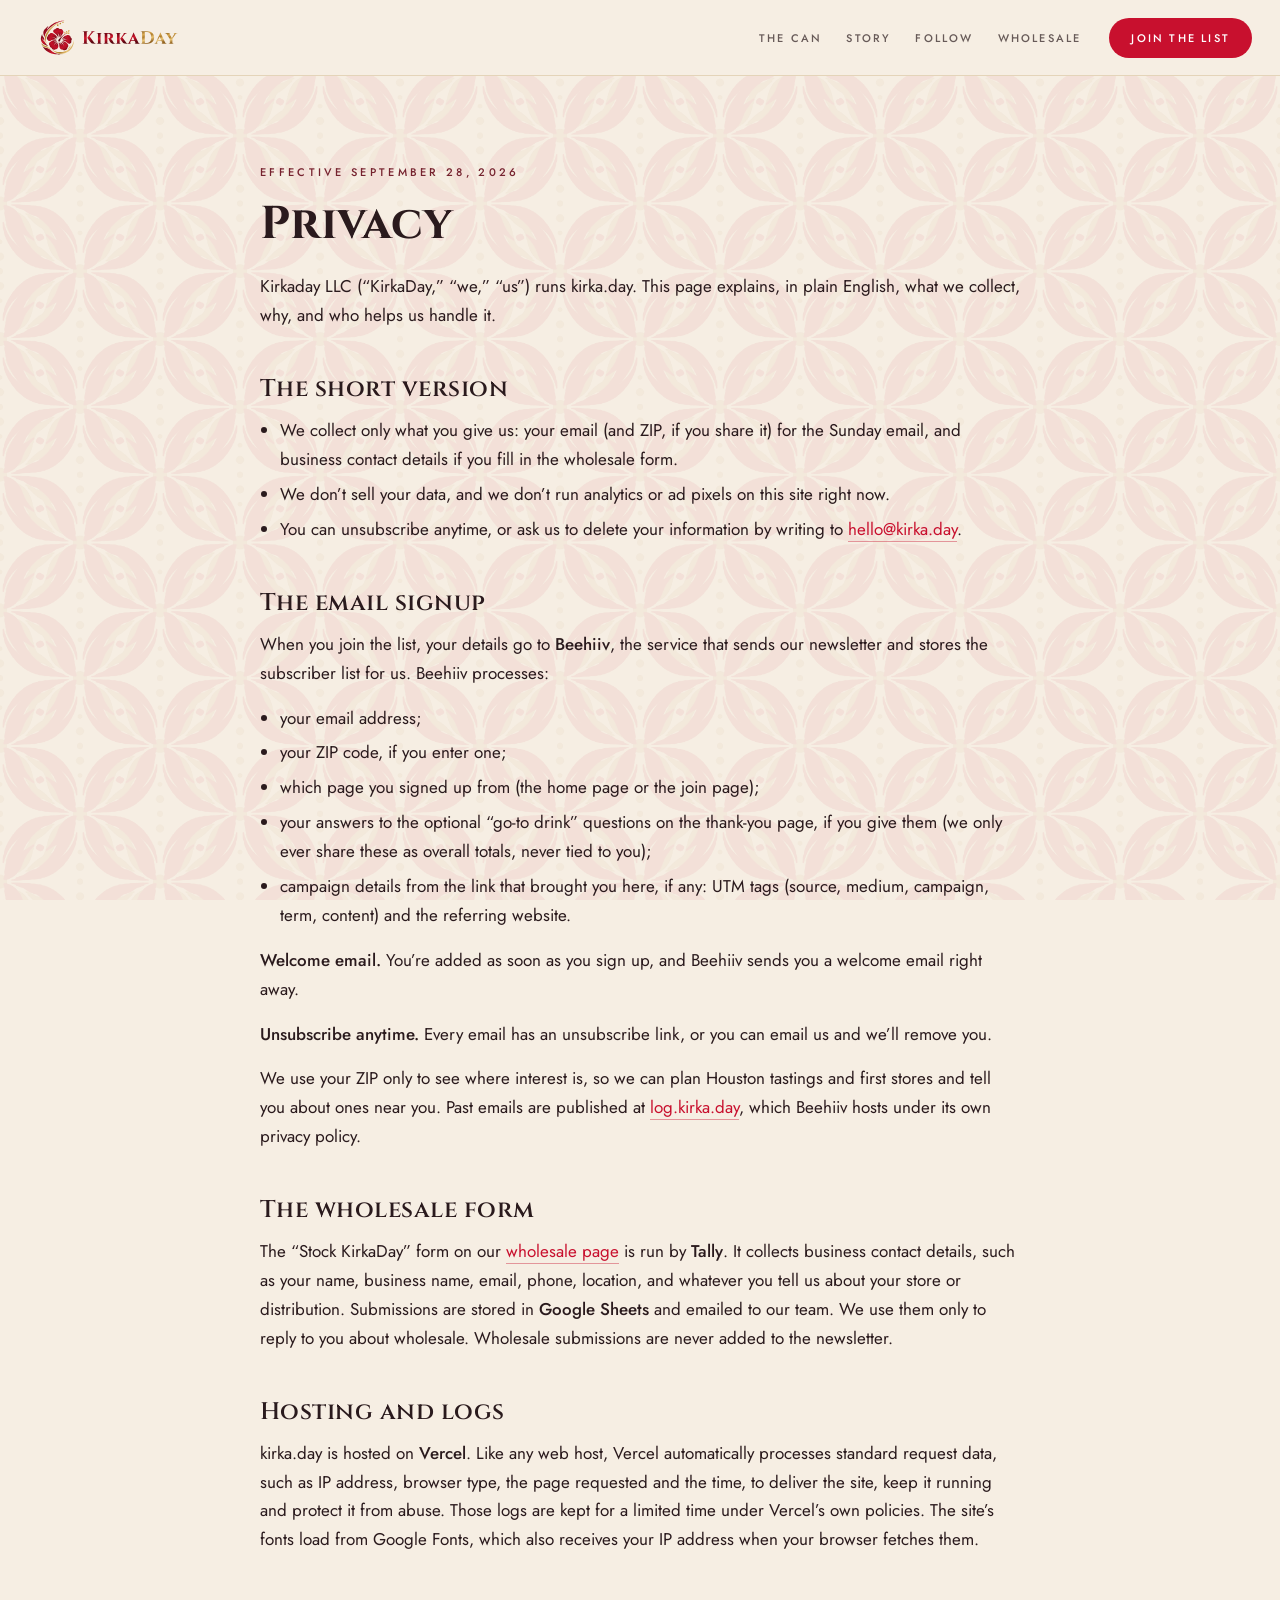
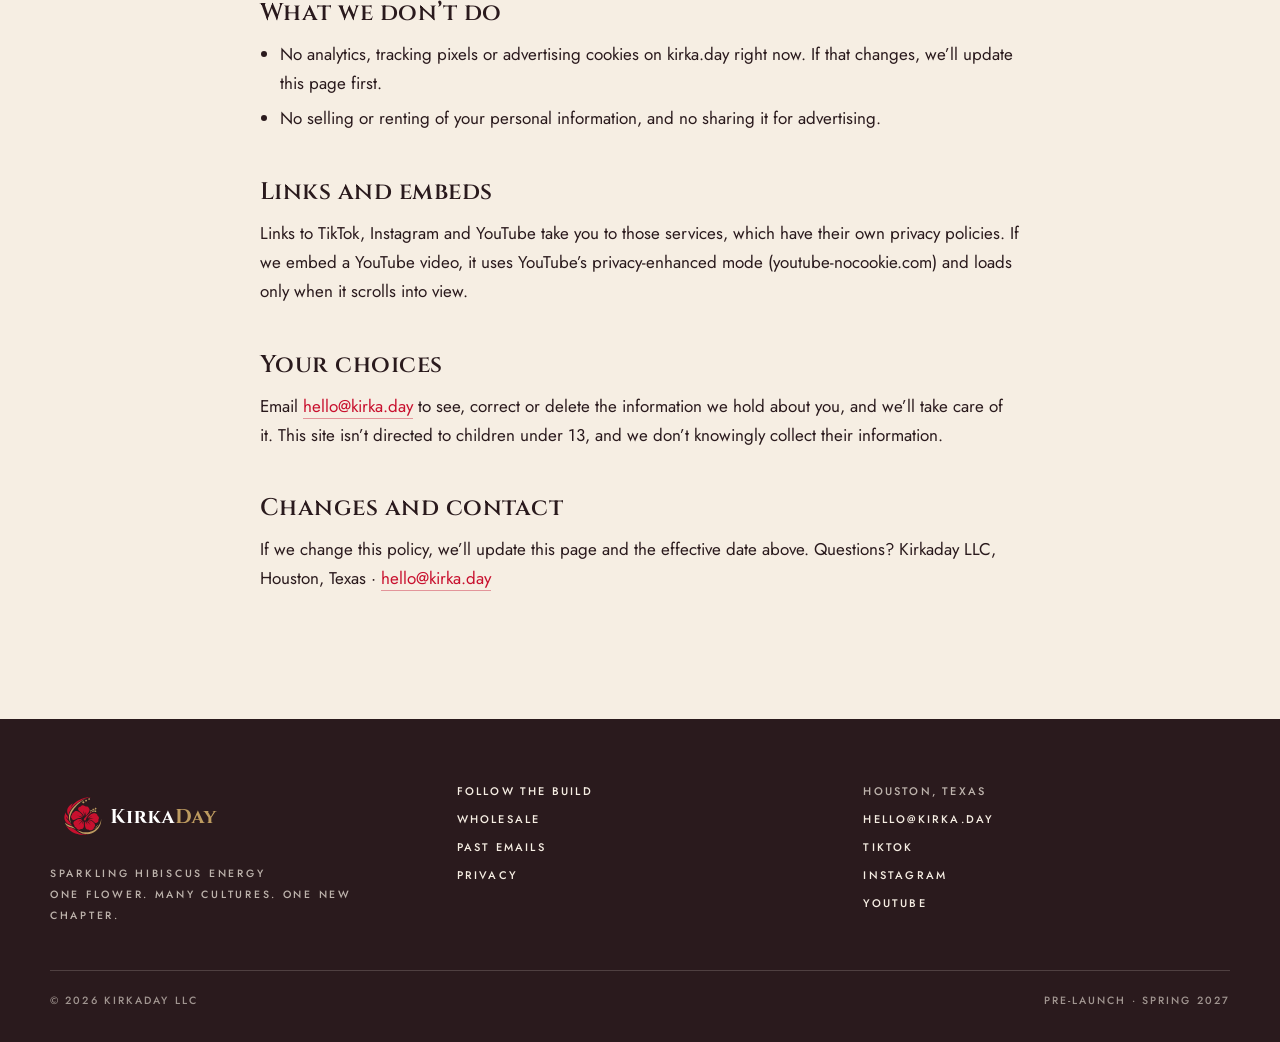
<file: privacy.html>
<!DOCTYPE html>
<html lang="en">
<head>
<meta charset="utf-8">
<meta name="viewport" content="width=device-width, initial-scale=1">
<title>Privacy | KirkaDay</title>
<meta name="description" content="How Kirkaday LLC handles the information you share on kirka.day: the email signup, the wholesale form, and hosting logs. Plain English, no data selling.">
<link rel="canonical" href="https://kirka.day/privacy">
<meta name="theme-color" content="#C8102E">

<meta property="og:type" content="website">
<meta property="og:site_name" content="KirkaDay">
<meta property="og:title" content="Privacy | KirkaDay">
<meta property="og:description" content="How Kirkaday LLC handles the information you share on kirka.day: the email signup, the wholesale form, and hosting logs. Plain English, no data selling.">
<meta property="og:url" content="https://kirka.day/privacy">
<meta property="og:image" content="https://kirka.day/og-image-1200x630.png">
<meta property="og:image:width" content="1200">
<meta property="og:image:height" content="630">
<meta property="og:image:alt" content="The KirkaDay logo, a hibiscus symbol and wordmark, framed by the KirkaDay hibiscus pattern">
<meta name="twitter:card" content="summary_large_image">
<meta name="twitter:title" content="Privacy | KirkaDay">
<meta name="twitter:description" content="How Kirkaday LLC handles the information you share on kirka.day: the email signup, the wholesale form, and hosting logs. Plain English, no data selling.">
<meta name="twitter:image" content="https://kirka.day/og-image-1200x630.png">

<link rel="icon" href="/favicon.ico?v=2" sizes="48x48">
<link rel="icon" href="/favicon.svg?v=2" type="image/svg+xml">
<link rel="icon" type="image/png" sizes="32x32" href="/favicon-32x32.png?v=2">
<link rel="icon" type="image/png" sizes="16x16" href="/favicon-16x16.png?v=2">
<link rel="apple-touch-icon" href="/apple-touch-icon.png">
<link rel="manifest" href="/site.webmanifest">

<link rel="preconnect" href="https://fonts.googleapis.com">
<link rel="preconnect" href="https://fonts.gstatic.com" crossorigin>
<link href="https://fonts.googleapis.com/css2?family=Cinzel:wght@600;700&family=Jost:wght@400;500&display=swap" rel="stylesheet">
<link rel="stylesheet" href="/assets/site.css">
</head>
<body>
<div class="kd-pattern"></div>

<nav class="kd-nav" data-nav="1" aria-label="Main">
  <div class="kd-nav-row">
    <a href="/" class="kd-nav-brand" aria-label="KirkaDay home">
        <picture>
          <source media="(max-width:360px)" srcset="/assets/brand/KirkaDay_Icon_Web_Metallic.svg" width="935" height="935">
          <img class="kd-nav-logo" src="/assets/brand/KirkaDay_Logo_Horizontal_Web_Metallic.svg" alt="KirkaDay" width="4283" height="1564">
        </picture>
    </a>
    <div class="kd-nav-group">
      <div class="kd-nav-links">
        <a href="/#can">The Can</a>
        <a href="/#story">Story</a>
        <a href="/#follow">Follow</a>
        <a href="/wholesale">Wholesale</a>
      </div>
      <a class="kd-nav-cta" href="/join">Join the list</a>
    </div>
  </div>
</nav>

<main class="kd-page">
  <div class="kd-wrap">
    <p class="kd-eyebrow">Effective September 28, 2026</p>
    <h1 class="kd-title">Privacy</h1>
    <div class="kd-prose">
      <p>Kirkaday LLC (“KirkaDay,” “we,” “us”) runs kirka.day. This page explains, in plain English, what we collect, why, and who helps us handle it.</p>

      <h2>The short version</h2>
      <ul>
        <li>We collect only what you give us: your email (and ZIP, if you share it) for the Sunday email, and business contact details if you fill in the wholesale form.</li>
        <li>We don’t sell your data, and we don’t run analytics or ad pixels on this site right now.</li>
        <li>You can unsubscribe anytime, or ask us to delete your information by writing to <a href="mailto:hello@kirka.day">hello@kirka.day</a>.</li>
      </ul>

      <h2>The email signup</h2>
      <p>When you join the list, your details go to <strong>Beehiiv</strong>, the service that sends our newsletter and stores the subscriber list for us. Beehiiv processes:</p>
      <ul>
        <li>your email address;</li>
        <li>your ZIP code, if you enter one;</li>
        <li>which page you signed up from (the home page or the join page);</li>
        <li>your answers to the optional “go-to drink” questions on the thank-you page, if you give them (we only ever share these as overall totals, never tied to you);</li>
        <li>campaign details from the link that brought you here, if any: UTM tags (source, medium, campaign, term, content) and the referring website.</li>
      </ul>
      <p><strong>Welcome email.</strong> You’re added as soon as you sign up, and Beehiiv sends you a welcome email right away.</p>
      <p><strong>Unsubscribe anytime.</strong> Every email has an unsubscribe link, or you can email us and we’ll remove you.</p>
      <p>We use your ZIP only to see where interest is, so we can plan Houston tastings and first stores and tell you about ones near you. Past emails are published at <a href="https://log.kirka.day">log.kirka.day</a>, which Beehiiv hosts under its own privacy policy.</p>

      <h2>The wholesale form</h2>
      <p>The “Stock KirkaDay” form on our <a href="/wholesale">wholesale page</a> is run by <strong>Tally</strong>. It collects business contact details, such as your name, business name, email, phone, location, and whatever you tell us about your store or distribution. Submissions are stored in <strong>Google Sheets</strong> and emailed to our team. We use them only to reply to you about wholesale. Wholesale submissions are never added to the newsletter.</p>

      <h2>Hosting and logs</h2>
      <p>kirka.day is hosted on <strong>Vercel</strong>. Like any web host, Vercel automatically processes standard request data, such as IP address, browser type, the page requested and the time, to deliver the site, keep it running and protect it from abuse. Those logs are kept for a limited time under Vercel’s own policies. The site’s fonts load from Google Fonts, which also receives your IP address when your browser fetches them.</p>

      <h2>What we don’t do</h2>
      <ul>
        <li>No analytics, tracking pixels or advertising cookies on kirka.day right now. If that changes, we’ll update this page first.</li>
        <li>No selling or renting of your personal information, and no sharing it for advertising.</li>
      </ul>

      <h2>Links and embeds</h2>
      <p>Links to TikTok, Instagram and YouTube take you to those services, which have their own privacy policies. If we embed a YouTube video, it uses YouTube’s privacy-enhanced mode (youtube-nocookie.com) and loads only when it scrolls into view.</p>

      <h2>Your choices</h2>
      <p>Email <a href="mailto:hello@kirka.day">hello@kirka.day</a> to see, correct or delete the information we hold about you, and we’ll take care of it. This site isn’t directed to children under 13, and we don’t knowingly collect their information.</p>

      <h2>Changes and contact</h2>
      <p>If we change this policy, we’ll update this page and the effective date above. Questions? Kirkaday LLC, Houston, Texas · <a href="mailto:hello@kirka.day">hello@kirka.day</a></p>
    </div>
  </div>
</main>

<footer class="kd-footer">
  <div class="kd-footer-grid">
    <div>
      <div class="kd-footer-brand"><img src="/assets/brand/KirkaDay_Logo_Horizontal_Web_Reversed.svg" alt="KirkaDay" width="4283" height="1564" loading="lazy" decoding="async"></div>
      <div class="kd-footer-tag">Sparkling hibiscus energy<br>One flower. Many cultures. One new chapter.</div>
    </div>
    <nav class="kd-footer-col" aria-label="Footer">
      <a href="/join">Follow the build</a>
      <a href="/wholesale">Wholesale</a>
      <a href="/log">Past emails</a>
      <a href="/privacy">Privacy</a>
    </nav>
    <div class="kd-footer-col">
      <div>Houston, Texas</div>
      <a href="mailto:hello@kirka.day">hello@kirka.day</a>
      <a href="https://www.tiktok.com/@byaimenalt" rel="noopener">TikTok</a>
      <a href="https://www.instagram.com/byaimenalt/" rel="noopener">Instagram</a>
      <a href="https://www.youtube.com/@byAimenAlt" rel="noopener">YouTube</a>
    </div>
  </div>
  <div class="kd-footer-base">
    <span>© 2026 Kirkaday LLC</span>
    <span>Pre-launch · Spring 2027</span>
  </div>
</footer>
<script>
  (function () {
    var nav = document.querySelector('[data-nav]');
    if (!nav) return;
    var onScroll = function () { nav.style.boxShadow = (window.scrollY || 0) > 12 ? '0 12px 30px -24px rgba(42,26,29,0.5)' : 'none'; };
    window.addEventListener('scroll', onScroll, { passive: true });
    onScroll();
  })();
</script>
</body>
</html>
</file>
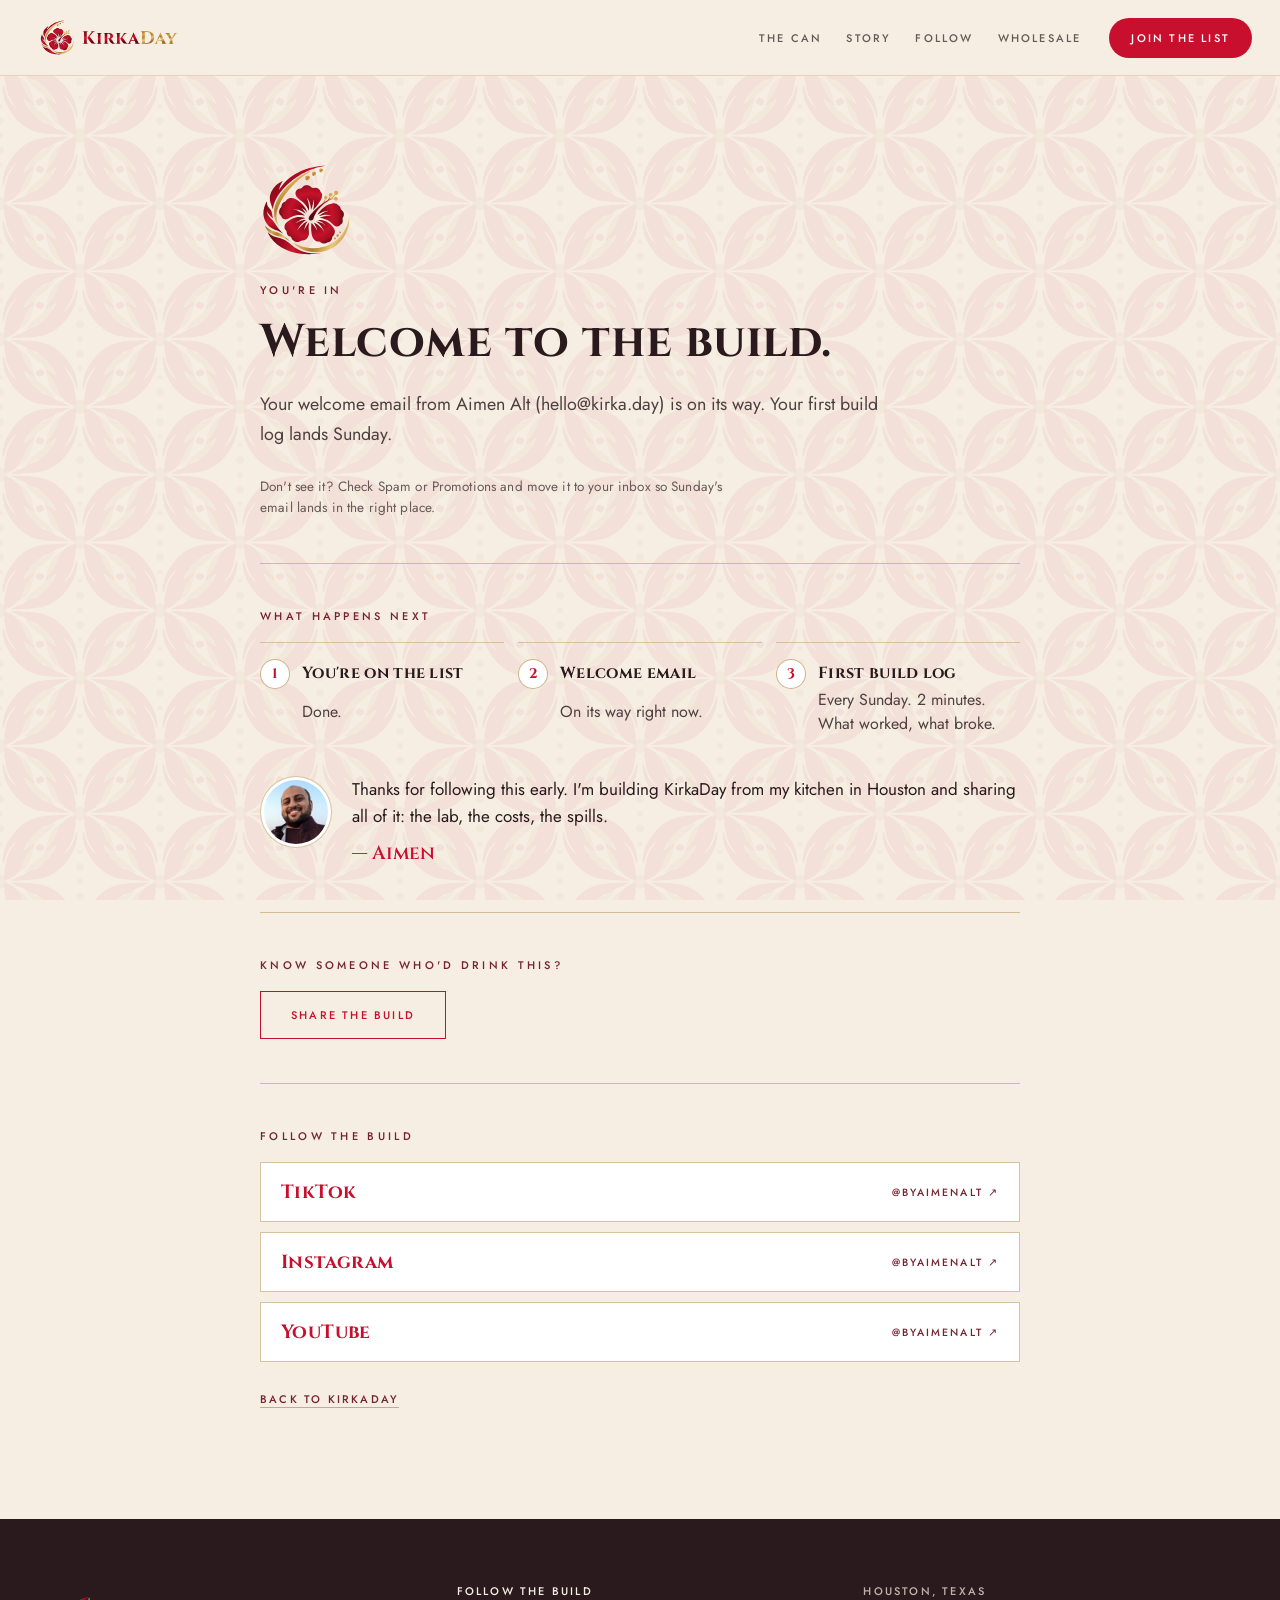
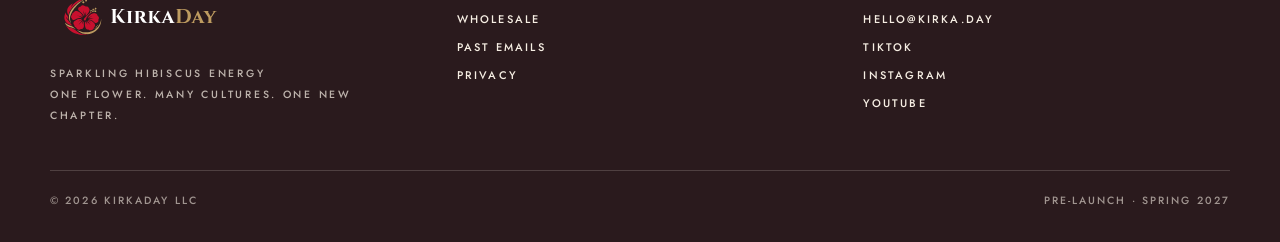
<file: thanks.html>
<!DOCTYPE html>
<html lang="en">
<head>
<meta charset="utf-8">
<meta name="viewport" content="width=device-width, initial-scale=1">
<title>Welcome to the build | KirkaDay</title>
<meta name="description" content="You're on the list for the KirkaDay Sunday email. Sparkling hibiscus energy, launching Spring 2027 in Houston.">
<meta name="robots" content="noindex">
<link rel="canonical" href="https://kirka.day/thanks">
<meta name="theme-color" content="#C8102E">

<meta property="og:type" content="website">
<meta property="og:site_name" content="KirkaDay">
<meta property="og:title" content="Welcome to the build | KirkaDay">
<meta property="og:description" content="You're on the list for the KirkaDay Sunday email. Sparkling hibiscus energy, launching Spring 2027 in Houston.">
<meta property="og:url" content="https://kirka.day/thanks">
<meta property="og:image" content="https://kirka.day/og-image-1200x630.png">
<meta property="og:image:width" content="1200">
<meta property="og:image:height" content="630">
<meta property="og:image:alt" content="The KirkaDay logo, a hibiscus symbol and wordmark, framed by the KirkaDay hibiscus pattern">
<meta name="twitter:card" content="summary_large_image">
<meta name="twitter:title" content="Welcome to the build | KirkaDay">
<meta name="twitter:description" content="You're on the list for the KirkaDay Sunday email. Sparkling hibiscus energy, launching Spring 2027 in Houston.">
<meta name="twitter:image" content="https://kirka.day/og-image-1200x630.png">

<link rel="icon" href="/favicon.ico?v=2" sizes="48x48">
<link rel="icon" href="/favicon.svg?v=2" type="image/svg+xml">
<link rel="icon" type="image/png" sizes="32x32" href="/favicon-32x32.png?v=2">
<link rel="icon" type="image/png" sizes="16x16" href="/favicon-16x16.png?v=2">
<link rel="apple-touch-icon" href="/apple-touch-icon.png">
<link rel="manifest" href="/site.webmanifest">

<link rel="preconnect" href="https://fonts.googleapis.com">
<link rel="preconnect" href="https://fonts.gstatic.com" crossorigin>
<link href="https://fonts.googleapis.com/css2?family=Cinzel:wght@600;700&family=Jost:wght@400;500&display=swap" rel="stylesheet">
<link rel="stylesheet" href="/assets/site.css">
<style>
  /* /thanks only: point people to the welcome email, ask the go-to-drink poll, then what comes next. */
  .kd-ty-lead { margin-bottom: 26px; }
  .kd-ty-open { margin: 0 0 20px; }
  .kd-ty-btn { display: inline-flex; align-items: center; justify-content: center; gap: 10px; min-height: 48px;
               padding: 14px 30px; line-height: 1.2; white-space: normal; }
  .kd-ty-btn:focus-visible { outline: 2px solid var(--kd-deep); outline-offset: 3px; }
  .kd-ty-btn-line { background: transparent; color: var(--kd-red); border: 1px solid var(--kd-red); }
  .kd-ty-btn-line:hover { background: var(--kd-red); color: var(--kd-white); }
  .kd-ty-muted { font-size: 13.5px; line-height: 1.6; letter-spacing: 0.01em; color: var(--kd-ink-muted); margin: 0; max-width: 36em;
                 text-wrap: pretty; }

  .kd-steps { list-style: none; margin: 0; padding: 0; display: grid; grid-template-columns: repeat(3, minmax(0, 1fr)); gap: 14px; }
  .kd-steps li { display: grid; grid-template-columns: 30px 1fr; gap: 0 12px; align-items: start; padding-top: 16px;
                 border-top: 1px solid rgba(189,155,96,0.5); }
  .kd-step-num { grid-row: span 2; width: 30px; height: 30px; border: 1px solid rgba(189,155,96,0.75); border-radius: 50%;
                 display: flex; align-items: center; justify-content: center; font-family:var(--kd-font-display);
                 font-weight: 700; font-size: 14px; color: var(--kd-red); background: var(--kd-white); }
  .kd-step-title { font-family:var(--kd-font-display); font-weight: 700; font-size: 16px; line-height: 1.3; letter-spacing: 0.02em; color: var(--kd-ink);
                   margin: 4px 0 4px; }
  .kd-step-text { font-family:var(--kd-font-body); font-size: 16px; line-height: 1.5; color: var(--kd-ink-soft); margin: 0; }

  .kd-poll { margin: 30px 0 0; }
  .kd-poll-q { font-family: var(--kd-font-display); font-weight: 700; font-size: clamp(19px, 2vw, 23px); line-height: 1.3;
               letter-spacing: 0.02em; color: var(--kd-ink); margin: 0 0 18px; }
  .kd-poll-chips { display: flex; flex-wrap: wrap; gap: 10px; }
  .kd-chip { min-height: 44px; padding: 10px 18px; border: 1px solid rgba(189,155,96,0.8); border-radius: 999px;
             background: var(--kd-white); color: var(--kd-ink); font-size: 15px; cursor: pointer;
             transition: border-color .2s ease, background .2s ease, color .2s ease; }
  .kd-chip:hover { border-color: var(--kd-red); color: var(--kd-red); }
  .kd-chip[aria-expanded="true"] { background: var(--kd-red); border-color: var(--kd-red); color: var(--kd-white); }
  .kd-chip:focus-visible { outline: 2px solid var(--kd-deep); outline-offset: 2px; }
  .kd-poll-other { display: flex; flex-wrap: wrap; gap: 10px; margin: 14px 0 0; max-width: 420px; }
  .kd-poll-other[hidden] { display: none; }
  .kd-poll-other .kd-input, .kd-poll-row .kd-input { flex: 1 1 200px; min-height: 44px; padding: 11px 16px; }
  .kd-poll-other .kd-btn, .kd-poll-row .kd-btn { min-height: 44px; padding: 12px 24px; }
  .kd-poll-detail[hidden] { display: none; }
  .kd-poll-detail .kd-eyebrow { margin-bottom: 12px; }
  .kd-poll-detail label { display: block; font-family: var(--kd-font-display); font-weight: 600; font-size: clamp(18px, 1.8vw, 21px);
                          line-height: 1.3; letter-spacing: 0.02em; color: var(--kd-ink); margin: 0 0 14px; }
  .kd-poll-row { display: flex; flex-wrap: wrap; gap: 10px; max-width: 480px; }
  .kd-poll-row .kd-btn[disabled] { opacity: 0.45; cursor: not-allowed; }
  .kd-poll-row .kd-btn[disabled]:hover { background: var(--kd-red); }
  .kd-poll-skip { display: inline-flex; align-items: center; min-height: 44px; margin: 6px 0 0; padding: 0 2px; border: 0;
                  background: none; cursor: pointer; font-size: 11px; font-weight: 500; letter-spacing: 0.2em; text-transform: uppercase;
                  color: var(--kd-deep); text-decoration: underline; text-decoration-color: rgba(189,155,96,0.8); text-underline-offset: 4px; }
  .kd-poll-skip:hover { color: var(--kd-red); }
  .kd-poll-done { font-size: 17px; line-height: 1.6; color: var(--kd-ink); margin: 0; }
  .kd-poll-done strong { font-weight: 500; color: var(--kd-red); }
  .kd-ty-share-url { margin: 12px 0 0; max-width: 560px; }
  .kd-ty-share-url .kd-input { width: 100%; font-size: 13px; }
  .kd-ty-note { display: flex; gap: 20px; align-items: flex-start; margin: 40px 0 0; }
  .kd-ty-photo { width: 72px; height: 72px; border-radius: 50%; flex: 0 0 auto; display: block; object-fit: cover;
                 border: 1px solid rgba(189,155,96,0.6); padding: 3px; background: var(--kd-white); }
  .kd-ty-note p { font-family:var(--kd-font-body); font-size: 17px; line-height: 1.6; color: var(--kd-ink); margin: 0 0 8px; text-wrap: pretty; }
  .kd-ty-note .kd-sign { font-family: var(--kd-font-display); font-weight: 600; font-size: 19px; color: var(--kd-red); margin: 0; }

  @media (max-width: 640px) {
    .kd-steps { grid-template-columns: 1fr; gap: 12px; }
    .kd-steps li { padding-top: 12px; }
  }
  @media (max-width: 520px) {
    .kd-ty-btn { display: flex; width: 100%; }
    .kd-ty-note { gap: 14px; }
    .kd-ty-photo { width: 56px; height: 56px; padding: 2px; }
    .kd-ty-note p { font-size: 16px; }
  }
</style>
</head>
<body>
<div class="kd-pattern"></div>

<nav class="kd-nav" data-nav="1" aria-label="Main">
  <div class="kd-nav-row">
    <a href="/" class="kd-nav-brand" aria-label="KirkaDay home">
        <picture>
          <source media="(max-width:360px)" srcset="/assets/brand/KirkaDay_Icon_Web_Metallic.svg" width="935" height="935">
          <img class="kd-nav-logo" src="/assets/brand/KirkaDay_Logo_Horizontal_Web_Metallic.svg" alt="KirkaDay" width="4283" height="1564">
        </picture>
    </a>
    <div class="kd-nav-group">
      <div class="kd-nav-links">
        <a href="/#can">The Can</a>
        <a href="/#story">Story</a>
        <a href="/#follow">Follow</a>
        <a href="/wholesale">Wholesale</a>
      </div>
      <a class="kd-nav-cta" href="/join">Join the list</a>
    </div>
  </div>
</nav>

<main class="kd-page">
  <div class="kd-wrap">
    <img class="kd-page-mark" src="/assets/brand/KirkaDay_Icon_Web_Metallic.svg" alt="" width="935" height="935">
    <p class="kd-eyebrow">You're in</p>
    <h1 class="kd-title">Welcome to the build.</h1>
    <p class="kd-lead kd-ty-lead">Your welcome email from Aimen Alt (hello@kirka.day) is on its way. Your first build log lands Sunday.</p>
    <p class="kd-ty-open" data-mail hidden><a class="kd-btn kd-ty-btn" href="/" target="_blank" rel="noopener" data-mail-link>Find my welcome email</a></p>
    <p class="kd-ty-muted">Don't see it? Check Spam or Promotions and move it to your inbox so Sunday's email lands in the right place.</p>

    <section class="kd-card kd-poll" data-poll hidden aria-labelledby="poll-q">
      <div data-poll-ask>
        <p class="kd-eyebrow">Quick question</p>
        <h2 class="kd-poll-q" id="poll-q">What's your go-to drink right now?</h2>
        <div class="kd-poll-chips" role="group" aria-labelledby="poll-q">
          <button class="kd-chip" type="button" data-drink="Coffee">Coffee</button>
          <button class="kd-chip" type="button" data-drink="Energy drink">Energy drink</button>
          <button class="kd-chip" type="button" data-drink="Soda">Soda</button>
          <button class="kd-chip" type="button" data-drink="Tea">Tea</button>
          <button class="kd-chip" type="button" data-drink="Sparkling water">Sparkling water</button>
          <button class="kd-chip" type="button" data-drink="Juice">Juice</button>
          <button class="kd-chip" type="button" data-drink="Other" aria-expanded="false" aria-controls="poll-other">Other</button>
        </div>
        <form class="kd-poll-other" id="poll-other" data-poll-other hidden>
          <label class="kd-sr" for="poll-other-text">Your go-to drink</label>
          <input class="kd-input" id="poll-other-text" type="text" maxlength="40" autocomplete="off" placeholder="Your go-to drink" required>
          <button class="kd-btn" type="submit">Save</button>
        </form>
      </div>
      <form class="kd-poll-detail" data-poll-detail hidden>
        <p class="kd-eyebrow" data-poll-choice></p>
        <label for="poll-detail-text" data-poll-detail-q>Which one?</label>
        <div class="kd-poll-row">
          <input class="kd-input" id="poll-detail-text" type="text" maxlength="60" autocomplete="off" placeholder="Type it here">
          <button class="kd-btn" type="submit" disabled>Save</button>
        </div>
        <button class="kd-poll-skip" type="button" data-poll-skip>Skip</button>
      </form>
      <p class="kd-poll-done" data-poll-done role="status" hidden></p>
    </section>

    <hr class="kd-rule">
    <p class="kd-eyebrow">What happens next</p>
    <ol class="kd-steps">
      <li><span class="kd-step-num" aria-hidden="true">1</span><h2 class="kd-step-title">You're on the list</h2><p class="kd-step-text">Done.</p></li>
      <li><span class="kd-step-num" aria-hidden="true">2</span><h2 class="kd-step-title">Welcome email</h2><p class="kd-step-text">On its way right now.</p></li>
      <li><span class="kd-step-num" aria-hidden="true">3</span><h2 class="kd-step-title">First build log</h2><p class="kd-step-text">Every Sunday. 2 minutes. What worked, what broke.</p></li>
    </ol>

    <div class="kd-ty-note">
      <img class="kd-ty-photo" src="/assets/aimen-alt-160.webp" alt="Aimen Alt" width="160" height="160" loading="lazy" decoding="async">
      <div>
        <p>Thanks for following this early. I'm building KirkaDay from my kitchen in Houston and sharing all of it: the lab, the costs, the spills.</p>
        <p class="kd-sign">— Aimen</p>
      </div>
    </div>

    <hr class="kd-rule">
    <p class="kd-eyebrow">Know someone who'd drink this?</p>
    <button class="kd-btn kd-ty-btn kd-ty-btn-line" type="button" data-share>Share the build</button>
    <p class="kd-sr" role="status" aria-live="polite" data-share-status></p>
    <p class="kd-ty-share-url" data-share-fallback hidden>
      <label class="kd-sr" for="share-url">Link to share</label>
      <input class="kd-input" id="share-url" type="text" readonly value="https://kirka.day/join?utm_source=share&amp;utm_medium=thanks">
    </p>

    <hr class="kd-rule">
    <p class="kd-eyebrow">Follow the build</p>
    <ul class="kd-social">
        <li><a href="https://www.tiktok.com/@byaimenalt" rel="noopener" target="_blank"><span class="kd-social-name">TikTok</span><span class="kd-social-handle">@byaimenalt ↗</span></a></li>
        <li><a href="https://www.instagram.com/byaimenalt/" rel="noopener" target="_blank"><span class="kd-social-name">Instagram</span><span class="kd-social-handle">@byaimenalt ↗</span></a></li>
        <li><a href="https://www.youtube.com/@byAimenAlt" rel="noopener" target="_blank"><span class="kd-social-name">YouTube</span><span class="kd-social-handle">@byAimenAlt ↗</span></a></li>
      </ul>
    <p class="kd-fine" style="margin-top:28px"><a href="/">Back to KirkaDay</a></p>
  </div>
</main>

<footer class="kd-footer">
  <div class="kd-footer-grid">
    <div>
      <div class="kd-footer-brand"><img src="/assets/brand/KirkaDay_Logo_Horizontal_Web_Reversed.svg" alt="KirkaDay" width="4283" height="1564" loading="lazy" decoding="async"></div>
      <div class="kd-footer-tag">Sparkling hibiscus energy<br>One flower. Many cultures. One new chapter.</div>
    </div>
    <nav class="kd-footer-col" aria-label="Footer">
      <a href="/join">Follow the build</a>
      <a href="/wholesale">Wholesale</a>
      <a href="/log">Past emails</a>
      <a href="/privacy">Privacy</a>
    </nav>
    <div class="kd-footer-col">
      <div>Houston, Texas</div>
      <a href="mailto:hello@kirka.day">hello@kirka.day</a>
      <a href="https://www.tiktok.com/@byaimenalt" rel="noopener">TikTok</a>
      <a href="https://www.instagram.com/byaimenalt/" rel="noopener">Instagram</a>
      <a href="https://www.youtube.com/@byAimenAlt" rel="noopener">YouTube</a>
    </div>
  </div>
  <div class="kd-footer-base">
    <span>© 2026 Kirkaday LLC</span>
    <span>Pre-launch · Spring 2027</span>
  </div>
</footer>
<script>
  (function () {
    var nav = document.querySelector('[data-nav]');
    if (!nav) return;
    var onScroll = function () { nav.style.boxShadow = (window.scrollY || 0) > 12 ? '0 12px 30px -24px rgba(42,26,29,0.5)' : 'none'; };
    window.addEventListener('scroll', onScroll, { passive: true });
    onScroll();
  })();
</script>
<script>
  /* Find-my-welcome-email button from the domain the signup form saved, the
     go-to-drink poll (only with a subscription id), and the share button. */
  (function () {
    var MAIL = {
      gmail: ['Open Gmail', 'https://mail.google.com/mail/u/0/#search/from%3Ahello%40kirka.day+in%3Aanywhere'],
      outlook: ['Open Outlook', 'https://outlook.live.com/mail/0/'],
      yahoo: ['Open Yahoo Mail', 'https://mail.yahoo.com/'],
      icloud: ['Open iCloud Mail', 'https://www.icloud.com/mail']
    };
    var DOMAINS = {
      'gmail.com': 'gmail', 'googlemail.com': 'gmail',
      'outlook.com': 'outlook', 'hotmail.com': 'outlook', 'live.com': 'outlook', 'msn.com': 'outlook',
      'yahoo.com': 'yahoo', 'ymail.com': 'yahoo',
      'icloud.com': 'icloud', 'me.com': 'icloud', 'mac.com': 'icloud'
    };
    var domain = '';
    try { domain = sessionStorage.getItem('kd_mail_domain') || ''; } catch (e) {}
    var mail = Object.prototype.hasOwnProperty.call(DOMAINS, domain) ? MAIL[DOMAINS[domain]] : null;
    var wrap = document.querySelector('[data-mail]');
    var link = document.querySelector('[data-mail-link]');
    if (mail && wrap && link) {
      // The label stays "Find my welcome email"; the provider goes in the accessible name.
      link.setAttribute('aria-label', 'Find my welcome email in ' + mail[0].replace(/^Open /, '') + ' (opens in a new tab)');
      link.href = mail[1];
      wrap.hidden = false;
    }

    // Poll: answers go to /api/drink. The thank-you shows even if saving fails.
    var sid = '';
    try { sid = sessionStorage.getItem('kd_sid') || ''; } catch (e) {}
    var poll = document.querySelector('[data-poll]');
    if (poll && window.fetch && /^sub_[0-9a-f-]{36}$/i.test(sid)) {
      var ask = poll.querySelector('[data-poll-ask]');
      var done = poll.querySelector('[data-poll-done]');
      var otherForm = poll.querySelector('[data-poll-other]');
      var otherText = otherForm.querySelector('input');
      var otherChip = poll.querySelector('[data-drink="Other"]');
      var detailForm = poll.querySelector('[data-poll-detail]');
      var detailText = detailForm.querySelector('input');
      var detailSave = detailForm.querySelector('button[type="submit"]');
      // Optional second step, worded for the chip. "Other" skips it: they already typed it.
      var FOLLOW_UP = {
        'Energy drink': 'Which one?', 'Soda': 'Which one?', 'Sparkling water': 'Which one?', 'Juice': 'Which one?',
        'Coffee': 'Where from, or how do you take it?', 'Tea': 'What kind?'
      };
      var clean = function (v, max) { return v.replace(/<[^>]*>/g, '').replace(/\s+/g, ' ').trim().slice(0, max).trim(); };
      var save = function (body) {
        body.sid = sid;
        fetch('/api/drink', {
          method: 'POST',
          headers: { 'Content-Type': 'application/json', Accept: 'application/json' },
          body: JSON.stringify(body)
        }).then(function (r) {
          if (!r.ok) throw new Error('drink save failed: ' + r.status);
        }).catch(function (err) { console.error('[poll]', err); });
      };
      var finish = function (label, detail) {
        done.textContent = '';
        done.appendChild(document.createTextNode('Got it: '));
        var b = document.createElement('strong');
        b.textContent = label;
        done.appendChild(b);
        if (detail) done.appendChild(document.createTextNode(' (' + detail + ')'));
        done.appendChild(document.createTextNode(". Thanks! I'll share the overall tally in a build log, never who said what."));
        ask.hidden = true;
        detailForm.hidden = true;
        done.hidden = false;
      };
      var choice = '';
      var answer = function (drink, other) {
        save({ drink: drink, other: other || '' });
        if (drink === 'Other' || !FOLLOW_UP[drink]) return finish(drink === 'Other' ? other : drink);
        choice = drink;
        poll.querySelector('[data-poll-choice]').textContent = drink;
        poll.querySelector('[data-poll-detail-q]').textContent = FOLLOW_UP[drink];
        ask.hidden = true;
        detailForm.hidden = false;
        // Focus without scrolling so the page doesn't jump on phones.
        try { detailText.focus({ preventScroll: true }); } catch (e) { detailText.focus(); }
      };
      detailText.addEventListener('input', function () { detailSave.disabled = !clean(detailText.value, 60); });
      detailForm.addEventListener('submit', function (ev) {
        ev.preventDefault();
        var v = clean(detailText.value, 60);
        if (!v) { detailText.focus({ preventScroll: true }); return; }
        save({ detail: v });
        finish(choice, v);
      });
      poll.querySelector('[data-poll-skip]').addEventListener('click', function () { finish(choice); });
      Array.prototype.forEach.call(poll.querySelectorAll('[data-drink]'), function (chip) {
        chip.addEventListener('click', function () {
          var drink = chip.getAttribute('data-drink');
          if (drink !== 'Other') return answer(drink);
          var open = otherForm.hidden;
          otherForm.hidden = !open;
          otherChip.setAttribute('aria-expanded', open ? 'true' : 'false');
          if (open) { try { otherText.focus({ preventScroll: true }); } catch (e) { otherText.focus(); } }
        });
      });
      otherForm.addEventListener('submit', function (ev) {
        ev.preventDefault();
        var v = clean(otherText.value, 40);
        if (!v) { otherText.focus({ preventScroll: true }); return; }
        answer('Other', v);
      });
      poll.hidden = false;
    }

    var SHARE_URL = 'https://kirka.day/join?utm_source=share&utm_medium=thanks';
    var SHARE_TEXT = "I'm following Aimen build a sparkling hibiscus energy drink from scratch. Join me:";
    var btn = document.querySelector('[data-share]');
    var status = document.querySelector('[data-share-status]');
    if (!btn) return;
    var label = btn.textContent;
    var timer;
    var copied = function () {
      btn.textContent = 'Link copied';
      if (status) status.textContent = 'Link copied to clipboard';
      clearTimeout(timer);
      timer = setTimeout(function () { btn.textContent = label; if (status) status.textContent = ''; }, 2000);
    };
    var legacyCopy = function () {
      var ta = document.createElement('textarea');
      ta.value = SHARE_URL;
      ta.setAttribute('readonly', '');
      ta.style.position = 'fixed';
      ta.style.opacity = '0';
      document.body.appendChild(ta);
      ta.select();
      var ok = false;
      try { ok = document.execCommand('copy'); } catch (e) {}
      document.body.removeChild(ta);
      btn.focus();
      if (ok) return copied();
      // Clipboard blocked (e.g. the share sheet used up the tap): show the link to copy by hand.
      var box = document.querySelector('[data-share-fallback]');
      if (!box) return;
      box.hidden = false;
      var field = box.querySelector('input');
      field.focus();
      field.select();
    };
    var copy = function () {
      if (navigator.clipboard && navigator.clipboard.writeText) {
        navigator.clipboard.writeText(SHARE_URL).then(copied, legacyCopy);
      } else {
        legacyCopy();
      }
    };
    btn.addEventListener('click', function () {
      if (navigator.share) {
        navigator.share({ title: 'KirkaDay', text: SHARE_TEXT, url: SHARE_URL }).catch(function (err) {
          // Closing the share sheet is not a failure; anything else falls back to copying.
          if (!err || err.name !== 'AbortError') copy();
        });
      } else {
        copy();
      }
    });
  })();
</script>
</body>
</html>
</file>
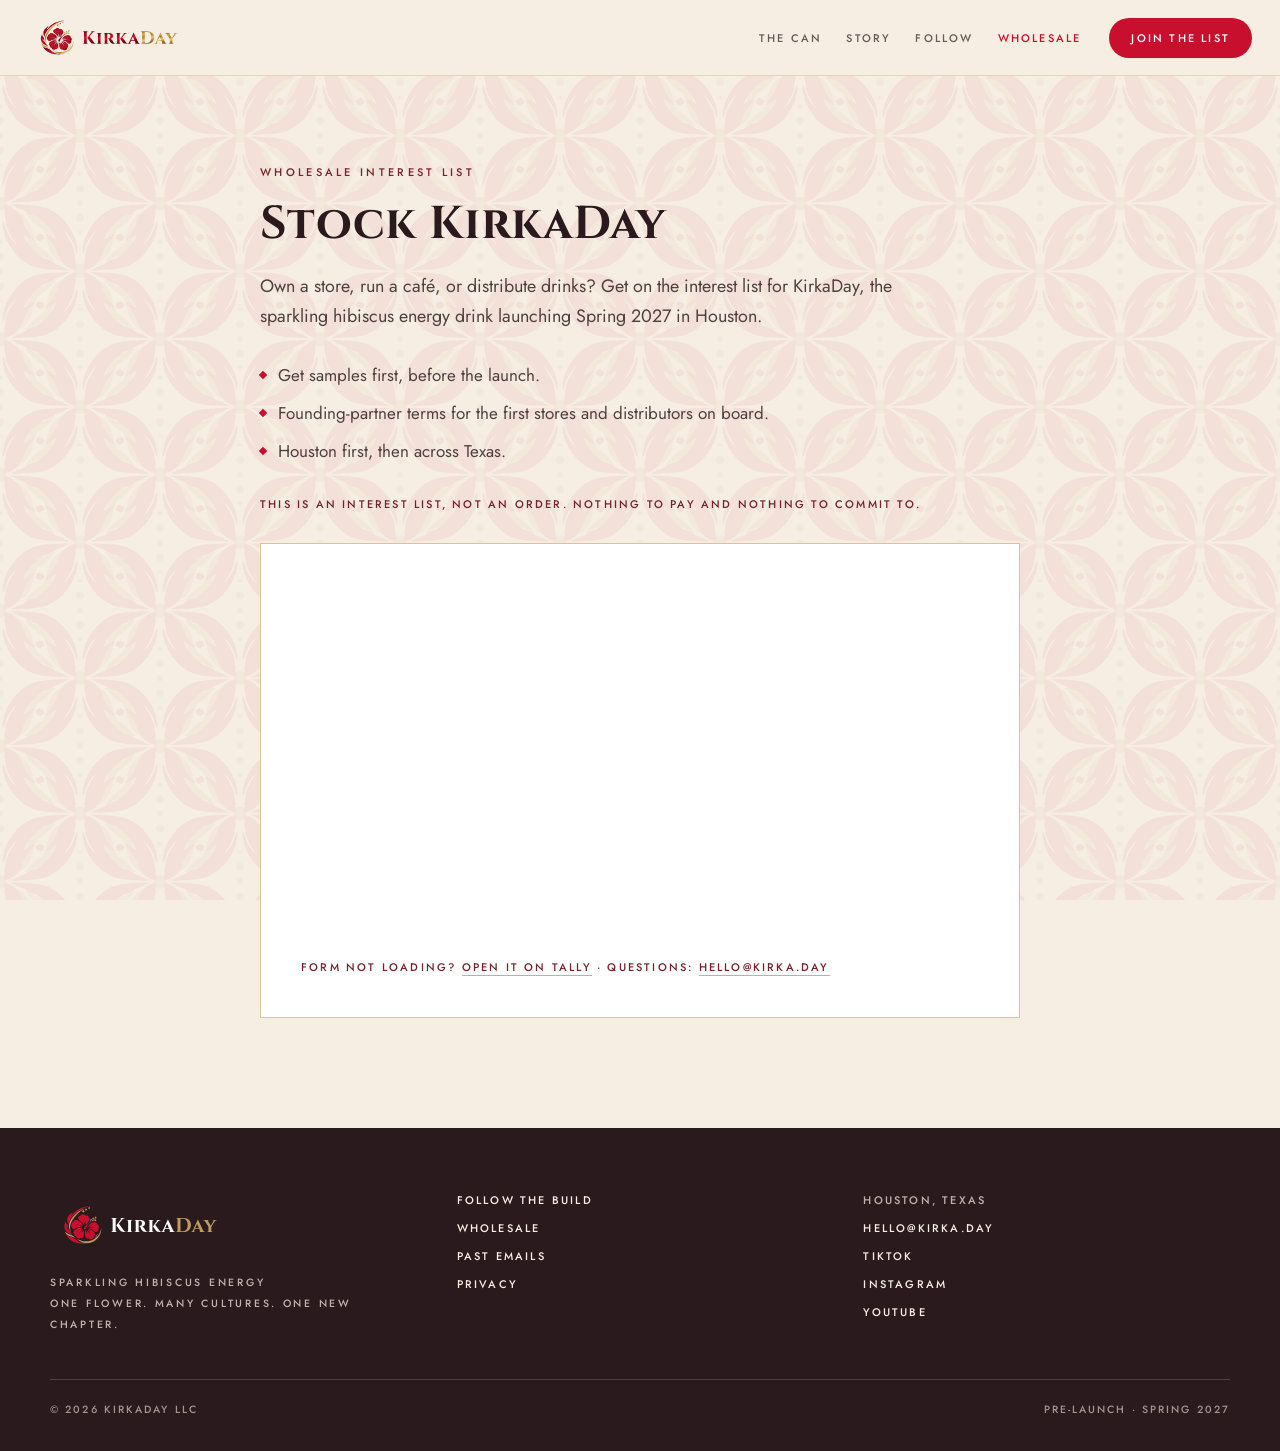
<file: wholesale.html>
<!DOCTYPE html>
<html lang="en">
<head>
<meta charset="utf-8">
<meta name="viewport" content="width=device-width, initial-scale=1">
<title>Stock KirkaDay | Wholesale interest list</title>
<meta name="description" content="Own a store or distribute drinks? Join the KirkaDay wholesale interest list to get samples first and founding-partner terms. Launching Spring 2027 in Houston.">
<link rel="canonical" href="https://kirka.day/wholesale">
<meta name="theme-color" content="#C8102E">

<meta property="og:type" content="website">
<meta property="og:site_name" content="KirkaDay">
<meta property="og:title" content="Stock KirkaDay | Wholesale interest list">
<meta property="og:description" content="Own a store or distribute drinks? Join the KirkaDay wholesale interest list to get samples first and founding-partner terms. Launching Spring 2027 in Houston.">
<meta property="og:url" content="https://kirka.day/wholesale">
<meta property="og:image" content="https://kirka.day/assets/og/wholesale.jpg">
<meta property="og:image:width" content="1200">
<meta property="og:image:height" content="630">
<meta property="og:image:alt" content="Stock KirkaDay: the wholesale interest list">
<meta name="twitter:card" content="summary_large_image">
<meta name="twitter:title" content="Stock KirkaDay | Wholesale interest list">
<meta name="twitter:description" content="Own a store or distribute drinks? Join the KirkaDay wholesale interest list to get samples first and founding-partner terms. Launching Spring 2027 in Houston.">
<meta name="twitter:image" content="https://kirka.day/assets/og/wholesale.jpg">

<link rel="icon" href="/favicon.ico?v=2" sizes="48x48">
<link rel="icon" href="/favicon.svg?v=2" type="image/svg+xml">
<link rel="icon" type="image/png" sizes="32x32" href="/favicon-32x32.png?v=2">
<link rel="icon" type="image/png" sizes="16x16" href="/favicon-16x16.png?v=2">
<link rel="apple-touch-icon" href="/apple-touch-icon.png">
<link rel="manifest" href="/site.webmanifest">

<link rel="preconnect" href="https://fonts.googleapis.com">
<link rel="preconnect" href="https://fonts.gstatic.com" crossorigin>
<link href="https://fonts.googleapis.com/css2?family=Cinzel:wght@600;700&family=Jost:wght@400;500&display=swap" rel="stylesheet">
<link rel="stylesheet" href="/assets/site.css">
</head>
<body>
<div class="kd-pattern"></div>

<nav class="kd-nav" data-nav="1" aria-label="Main">
  <div class="kd-nav-row">
    <a href="/" class="kd-nav-brand" aria-label="KirkaDay home">
        <picture>
          <source media="(max-width:360px)" srcset="/assets/brand/KirkaDay_Icon_Web_Metallic.svg" width="935" height="935">
          <img class="kd-nav-logo" src="/assets/brand/KirkaDay_Logo_Horizontal_Web_Metallic.svg" alt="KirkaDay" width="4283" height="1564">
        </picture>
    </a>
    <div class="kd-nav-group">
      <div class="kd-nav-links">
        <a href="/#can">The Can</a>
        <a href="/#story">Story</a>
        <a href="/#follow">Follow</a>
        <a href="/wholesale" aria-current="page">Wholesale</a>
      </div>
      <a class="kd-nav-cta" href="/join">Join the list</a>
    </div>
  </div>
</nav>

<main class="kd-page">
  <div class="kd-wrap">
    <p class="kd-eyebrow">Wholesale interest list</p>
    <h1 class="kd-title">Stock KirkaDay</h1>
    <p class="kd-lead">Own a store, run a café, or distribute drinks? Get on the interest list for KirkaDay, the sparkling hibiscus energy drink launching Spring 2027 in Houston.</p>
    <ul class="kd-list">
      <li>Get samples first, before the launch.</li>
      <li>Founding-partner terms for the first stores and distributors on board.</li>
      <li>Houston first, then across Texas.</li>
    </ul>
    <p class="kd-fine" style="margin:0 0 30px">This is an interest list, not an order. Nothing to pay and nothing to commit to.</p>
    <div class="kd-card">
      <div class="kd-tally">
        <iframe data-tally-src="https://tally.so/embed/aQ7Q7W?alignLeft=1&hideTitle=1&transparentBackground=1&dynamicHeight=1" loading="lazy" width="100%" frameborder="0" title="Stock KirkaDay"></iframe>
      </div>
      <p class="kd-fine">Form not loading? <a href="https://tally.so/r/aQ7Q7W">Open it on Tally</a> · Questions: <a href="mailto:hello@kirka.day">hello@kirka.day</a></p>
    </div>
  </div>
</main>

<footer class="kd-footer">
  <div class="kd-footer-grid">
    <div>
      <div class="kd-footer-brand"><img src="/assets/brand/KirkaDay_Logo_Horizontal_Web_Reversed.svg" alt="KirkaDay" width="4283" height="1564" loading="lazy" decoding="async"></div>
      <div class="kd-footer-tag">Sparkling hibiscus energy<br>One flower. Many cultures. One new chapter.</div>
    </div>
    <nav class="kd-footer-col" aria-label="Footer">
      <a href="/join">Follow the build</a>
      <a href="/wholesale">Wholesale</a>
      <a href="/log">Past emails</a>
      <a href="/privacy">Privacy</a>
    </nav>
    <div class="kd-footer-col">
      <div>Houston, Texas</div>
      <a href="mailto:hello@kirka.day">hello@kirka.day</a>
      <a href="https://www.tiktok.com/@byaimenalt" rel="noopener">TikTok</a>
      <a href="https://www.instagram.com/byaimenalt/" rel="noopener">Instagram</a>
      <a href="https://www.youtube.com/@byAimenAlt" rel="noopener">YouTube</a>
    </div>
  </div>
  <div class="kd-footer-base">
    <span>© 2026 Kirkaday LLC</span>
    <span>Pre-launch · Spring 2027</span>
  </div>
</footer>
<script>
  (function () {
    var nav = document.querySelector('[data-nav]');
    if (!nav) return;
    var onScroll = function () { nav.style.boxShadow = (window.scrollY || 0) > 12 ? '0 12px 30px -24px rgba(42,26,29,0.5)' : 'none'; };
    window.addEventListener('scroll', onScroll, { passive: true });
    onScroll();
  })();
</script>
<script src="https://tally.so/widgets/embed.js" async></script>
<script>
  /* A finished Tally submission must land on /wholesale/thanks in the top
     window, not inside the iframe. */
  (function () {
    var sent = false;
    window.addEventListener('message', function (e) {
      if (sent || e.origin !== 'https://tally.so') return;
      var data = e.data;
      if (typeof data === 'string') {
        if (data.indexOf('Tally.FormSubmitted') === -1) return;
        try { data = JSON.parse(data); } catch (err) { return; }
      }
      if (!data || data.event !== 'Tally.FormSubmitted') return;
      if (data.payload && data.payload.formId && data.payload.formId !== 'aQ7Q7W') return;
      sent = true;
      try { window.top.location.href = '/wholesale/thanks'; } catch (err) { window.location.href = '/wholesale/thanks'; }
    });
  })();
</script>
</body>
</html>
</file>
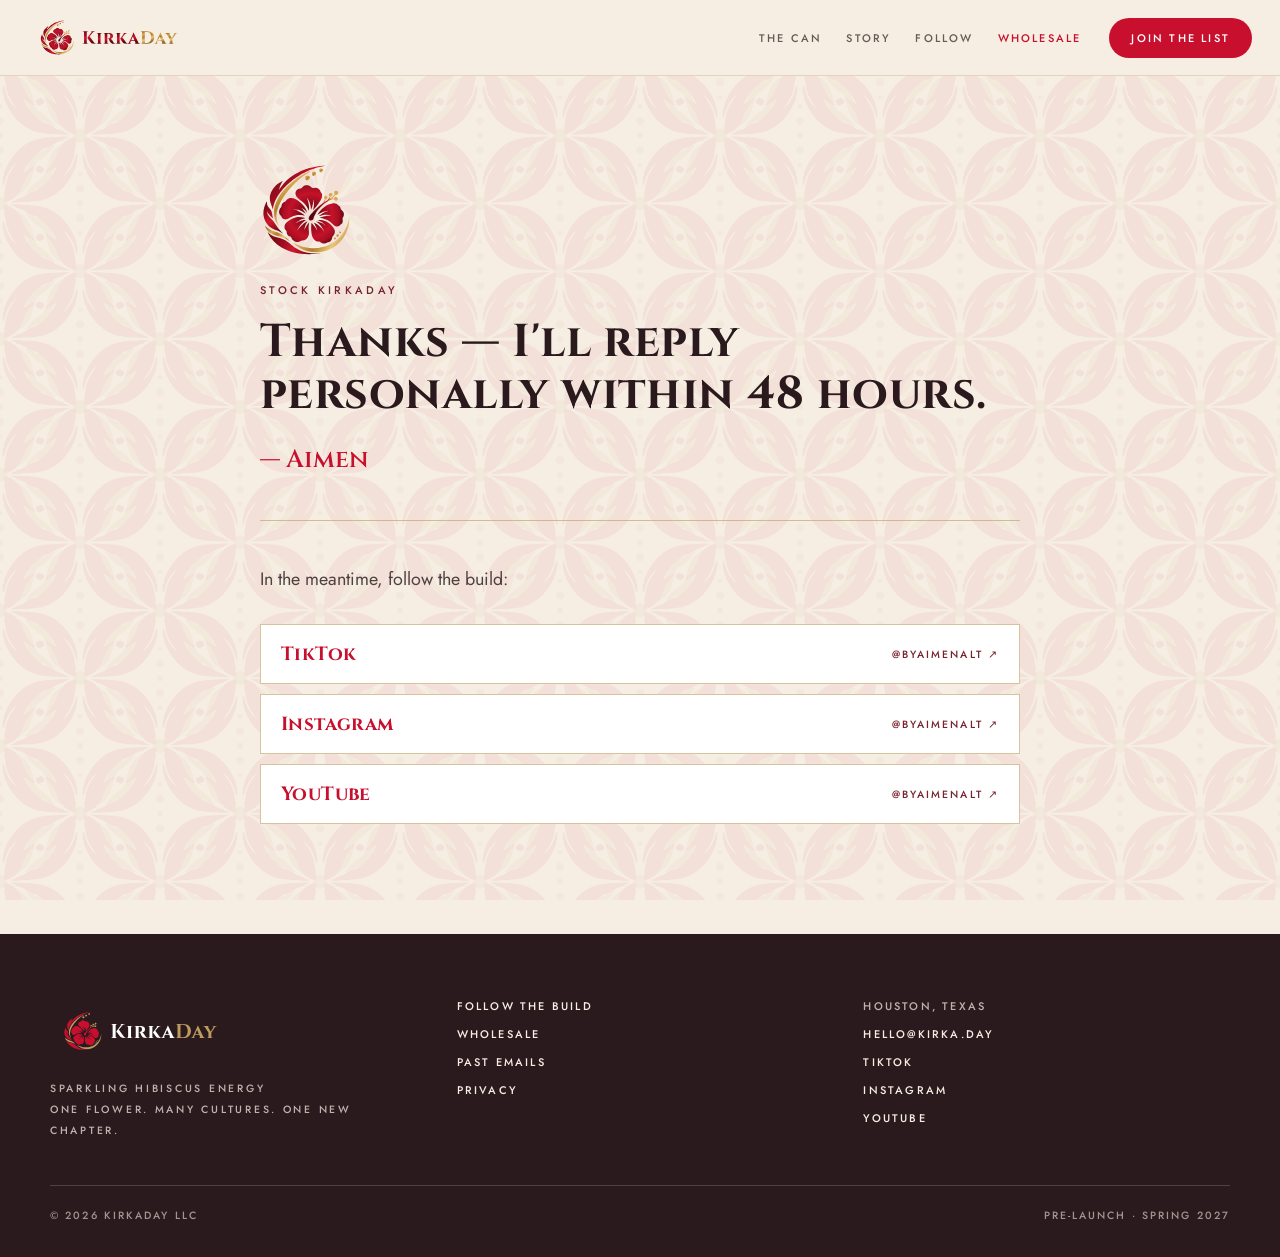
<file: wholesale/thanks.html>
<!DOCTYPE html>
<html lang="en">
<head>
<meta charset="utf-8">
<meta name="viewport" content="width=device-width, initial-scale=1">
<title>Thanks | Stock KirkaDay</title>
<meta name="description" content="Thanks for your interest in stocking KirkaDay. Expect a personal reply within 48 hours.">
<meta name="robots" content="noindex">
<link rel="canonical" href="https://kirka.day/wholesale/thanks">
<meta name="theme-color" content="#C8102E">

<meta property="og:type" content="website">
<meta property="og:site_name" content="KirkaDay">
<meta property="og:title" content="Thanks | Stock KirkaDay">
<meta property="og:description" content="Thanks for your interest in stocking KirkaDay. Expect a personal reply within 48 hours.">
<meta property="og:url" content="https://kirka.day/wholesale/thanks">
<meta property="og:image" content="https://kirka.day/og-image-1200x630.png">
<meta property="og:image:width" content="1200">
<meta property="og:image:height" content="630">
<meta property="og:image:alt" content="The KirkaDay logo, a hibiscus symbol and wordmark, framed by the KirkaDay hibiscus pattern">
<meta name="twitter:card" content="summary_large_image">
<meta name="twitter:title" content="Thanks | Stock KirkaDay">
<meta name="twitter:description" content="Thanks for your interest in stocking KirkaDay. Expect a personal reply within 48 hours.">
<meta name="twitter:image" content="https://kirka.day/og-image-1200x630.png">

<link rel="icon" href="/favicon.ico?v=2" sizes="48x48">
<link rel="icon" href="/favicon.svg?v=2" type="image/svg+xml">
<link rel="icon" type="image/png" sizes="32x32" href="/favicon-32x32.png?v=2">
<link rel="icon" type="image/png" sizes="16x16" href="/favicon-16x16.png?v=2">
<link rel="apple-touch-icon" href="/apple-touch-icon.png">
<link rel="manifest" href="/site.webmanifest">

<link rel="preconnect" href="https://fonts.googleapis.com">
<link rel="preconnect" href="https://fonts.gstatic.com" crossorigin>
<link href="https://fonts.googleapis.com/css2?family=Cinzel:wght@600;700&family=Jost:wght@400;500&display=swap" rel="stylesheet">
<link rel="stylesheet" href="/assets/site.css">
<script>
  /* If Tally's redirect loaded this page inside the form iframe, break out to the top window. */
  if (window.top !== window.self) { try { window.top.location.replace(window.location.href); } catch (e) {} }
</script>
</head>
<body>
<div class="kd-pattern"></div>

<nav class="kd-nav" data-nav="1" aria-label="Main">
  <div class="kd-nav-row">
    <a href="/" class="kd-nav-brand" aria-label="KirkaDay home">
        <picture>
          <source media="(max-width:360px)" srcset="/assets/brand/KirkaDay_Icon_Web_Metallic.svg" width="935" height="935">
          <img class="kd-nav-logo" src="/assets/brand/KirkaDay_Logo_Horizontal_Web_Metallic.svg" alt="KirkaDay" width="4283" height="1564">
        </picture>
    </a>
    <div class="kd-nav-group">
      <div class="kd-nav-links">
        <a href="/#can">The Can</a>
        <a href="/#story">Story</a>
        <a href="/#follow">Follow</a>
        <a href="/wholesale" aria-current="page">Wholesale</a>
      </div>
      <a class="kd-nav-cta" href="/join">Join the list</a>
    </div>
  </div>
</nav>

<main class="kd-page">
  <div class="kd-wrap">
    <img class="kd-page-mark" src="/assets/brand/KirkaDay_Icon_Web_Metallic.svg" alt="" width="935" height="935">
    <p class="kd-eyebrow">Stock KirkaDay</p>
    <h1 class="kd-title">Thanks — I'll reply personally within 48 hours.</h1>
    <p class="kd-sign">— Aimen</p>
    <hr class="kd-rule">
    <p class="kd-lead">In the meantime, follow the build:</p>
    <ul class="kd-social">
        <li><a href="https://www.tiktok.com/@byaimenalt" rel="noopener" target="_blank"><span class="kd-social-name">TikTok</span><span class="kd-social-handle">@byaimenalt ↗</span></a></li>
        <li><a href="https://www.instagram.com/byaimenalt/" rel="noopener" target="_blank"><span class="kd-social-name">Instagram</span><span class="kd-social-handle">@byaimenalt ↗</span></a></li>
        <li><a href="https://www.youtube.com/@byAimenAlt" rel="noopener" target="_blank"><span class="kd-social-name">YouTube</span><span class="kd-social-handle">@byAimenAlt ↗</span></a></li>
      </ul>
  </div>
</main>

<footer class="kd-footer">
  <div class="kd-footer-grid">
    <div>
      <div class="kd-footer-brand"><img src="/assets/brand/KirkaDay_Logo_Horizontal_Web_Reversed.svg" alt="KirkaDay" width="4283" height="1564" loading="lazy" decoding="async"></div>
      <div class="kd-footer-tag">Sparkling hibiscus energy<br>One flower. Many cultures. One new chapter.</div>
    </div>
    <nav class="kd-footer-col" aria-label="Footer">
      <a href="/join">Follow the build</a>
      <a href="/wholesale">Wholesale</a>
      <a href="/log">Past emails</a>
      <a href="/privacy">Privacy</a>
    </nav>
    <div class="kd-footer-col">
      <div>Houston, Texas</div>
      <a href="mailto:hello@kirka.day">hello@kirka.day</a>
      <a href="https://www.tiktok.com/@byaimenalt" rel="noopener">TikTok</a>
      <a href="https://www.instagram.com/byaimenalt/" rel="noopener">Instagram</a>
      <a href="https://www.youtube.com/@byAimenAlt" rel="noopener">YouTube</a>
    </div>
  </div>
  <div class="kd-footer-base">
    <span>© 2026 Kirkaday LLC</span>
    <span>Pre-launch · Spring 2027</span>
  </div>
</footer>
<script>
  (function () {
    var nav = document.querySelector('[data-nav]');
    if (!nav) return;
    var onScroll = function () { nav.style.boxShadow = (window.scrollY || 0) > 12 ? '0 12px 30px -24px rgba(42,26,29,0.5)' : 'none'; };
    window.addEventListener('scroll', onScroll, { passive: true });
    onScroll();
  })();
</script>
</body>
</html>
</file>
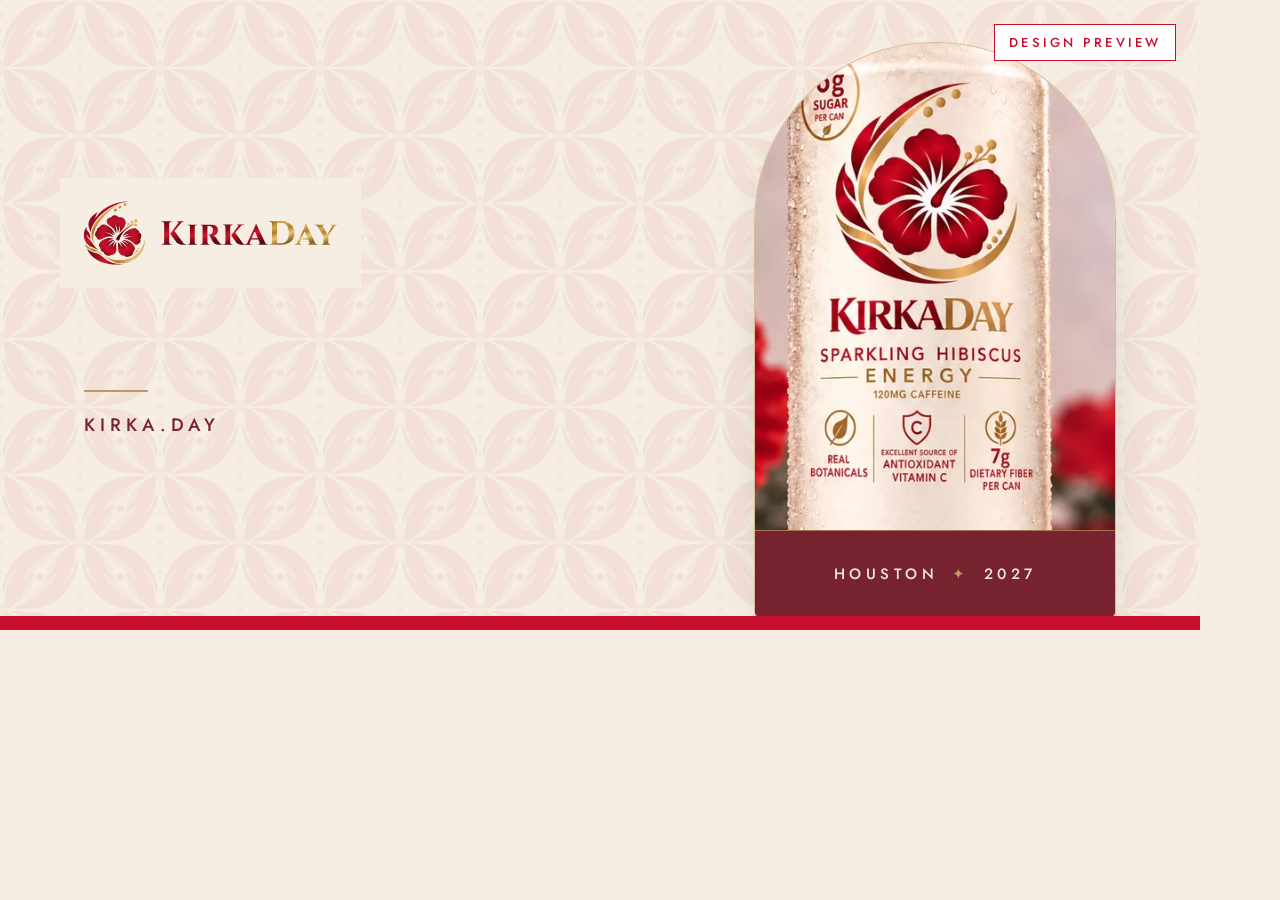
<file: scripts/og/template.html>
<!DOCTYPE html>
<html lang="en">
<head>
<meta charset="utf-8">
<!-- 1200x630 social preview. build.mjs fills the text from the query string. -->
<link href="https://fonts.googleapis.com/css2?family=Cinzel:wght@600;700&family=Jost:wght@400;500&display=swap" rel="stylesheet">
<style>
  :root { --kd-red: #C8102E; --kd-gold: #BD9B60; --kd-deep: #76232F; --kd-ink: #2A1A1D; --kd-cream: #F6EEE3; --kd-white: #FFFFFF;
          --kd-ink-soft: color-mix(in srgb, var(--kd-ink) 82%, var(--kd-cream));
          --kd-cream-soft: color-mix(in srgb, var(--kd-cream) 92%, var(--kd-gold));
          --kd-font-display: "Cinzel", "Trajan Pro", "Times New Roman", serif;
          --kd-font-body: "Jost", Futura, "Century Gothic", "Helvetica Neue", Arial, sans-serif; }
  html, body { margin: 0; width: 1200px; height: 630px; overflow: hidden; }
  body { background: var(--kd-cream); color: var(--kd-ink); font-family: var(--kd-font-body); position: relative; }
  .pattern { position: absolute; inset: 0; background: url("../../assets/brand/pattern/KirkaDay_Pattern_Seamless_FullColor_Transparent_2048px.webp") 0 0 / 320px auto repeat; opacity: 0.06; }
  .band { position: absolute; left: 0; right: 0; bottom: 0; height: 14px; background: var(--kd-red); }
  .copy { position: absolute; left: 84px; top: 0; bottom: 14px; width: 610px; display: flex; flex-direction: column; justify-content: center; }
  /* The lockup carries its own clear space; the negative margin lines its artwork up with the copy. */
  .brand { margin: 0 0 30px -24px; background: var(--kd-cream); align-self: flex-start; }
  .brand img { height: 110px; width: auto; display: block; }
  .eyebrow { font-size: 17px; font-weight: 500; letter-spacing: 0.3em; text-transform: uppercase; color: var(--kd-deep); margin: 0 0 18px; }
  h1 { font-family: var(--kd-font-display); font-weight: 700; font-size: 52px; line-height: 1.12; margin: 0 0 22px; color: var(--kd-ink); letter-spacing: 0.01em; }
  .sub { font-family: var(--kd-font-body); font-size: 26px; line-height: 1.4; color: var(--kd-ink-soft); margin: 0; max-width: 21em; }
  .sub b { font-weight: 500; color: var(--kd-red); }
  .rule { width: 64px; height: 2px; background: var(--kd-gold); margin: 32px 0 20px; }
  .url { font-size: 18px; font-weight: 500; letter-spacing: 0.28em; text-transform: uppercase; color: var(--kd-deep); }
  .can { position: absolute; right: 84px; top: var(--ftop, 42px); width: 360px; height: var(--fh, 574px); overflow: hidden;
         border: 1px solid rgba(189,155,96,0.6); border-radius: 180px 180px 6px 6px; background: var(--kd-cream);
         box-shadow: 0 40px 70px -40px rgba(42,26,29,0.45); }
  .can img { position: absolute; width: var(--w, 800px); left: var(--left, -231px); top: var(--top, -178px); }
  .can .plate { position: absolute; left: 0; right: 0; bottom: 0; height: 86px; background: var(--kd-deep); color: var(--kd-cream-soft);
                display: flex; align-items: center; justify-content: center; gap: 14px; font-size: 15px;
                font-weight: 500; letter-spacing: 0.3em; text-transform: uppercase; border-top: 1px solid rgba(189,155,96,0.7); }
  .can .plate i { font-style: normal; color: var(--kd-gold); }
  .tag { position: absolute; top: 24px; right: 24px; padding: 8px 14px; border: 1px solid var(--kd-red); background: var(--kd-white);
         color: var(--kd-red); font-size: 13px; font-weight: 500; letter-spacing: 0.24em; text-transform: uppercase; }
</style>
</head>
<body>
  <div class="pattern"></div>
  <div class="copy">
    <div class="brand">
      <img src="../../assets/brand/KirkaDay_Logo_Horizontal_Web_Metallic.svg" alt="KirkaDay">
    </div>
    <p class="eyebrow" id="eyebrow"></p>
    <h1 id="headline"></h1>
    <p class="sub" id="sub"></p>
    <div class="rule"></div>
    <div class="url">kirka.day<span id="path"></span></div>
  </div>
  <div class="can"><img src="../../assets/can-hibiscus-900.webp" alt=""><div class="plate">Houston <i>✦</i> 2027</div></div>
  <div class="tag">Design preview</div>
  <div class="band"></div>
  <script>
    var q = new URLSearchParams(location.search);
    ['eyebrow', 'headline', 'sub', 'path'].forEach(function (k) {
      document.getElementById(k).innerHTML = q.get(k) || '';
    });
    ['w', 'left', 'top', 'ftop', 'fh'].forEach(function (k) {
      if (q.get(k)) document.documentElement.style.setProperty('--' + k, q.get(k));
    });
  </script>
</body>
</html>
</file>
<file: assets/site.css>
/* Shared KirkaDay styles: base, header, footer, signup forms and the
   single-purpose pages. The home page layers its own section styles on top.
   Colors and type follow the KirkaDay brand guidelines v1.0 (brand/README.md). */

:root {
  /* Brand palette */
  --kd-red: #C8102E;    /* Hibiscus Red */
  --kd-gold: #BD9B60;   /* Saffron Gold: rules, ornaments, large type, text on deep/ink only */
  --kd-deep: #76232F;   /* Roselle Deep */
  --kd-ink: #2A1A1D;    /* Roselle Ink */
  --kd-cream: #F6EEE3;  /* Hibiscus Cream */
  --kd-white: #FFFFFF;

  /* Neutrals, mixed from the palette so no new hues appear */
  --kd-ink-soft: color-mix(in srgb, var(--kd-ink) 82%, var(--kd-cream));   /* body copy */
  --kd-ink-muted: color-mix(in srgb, var(--kd-ink) 70%, var(--kd-cream));  /* captions, placeholders */
  --kd-cream-soft: color-mix(in srgb, var(--kd-cream) 92%, var(--kd-gold)); /* body copy on deep/ink */
  --kd-cream-muted: color-mix(in srgb, var(--kd-cream) 72%, var(--kd-ink)); /* labels on ink */
  --kd-cream-faint: color-mix(in srgb, var(--kd-cream) 58%, var(--kd-ink)); /* fine print on ink */
  --kd-alert-bg: color-mix(in srgb, var(--kd-red) 6%, var(--kd-white));

  /* Type */
  --kd-font-display: "Cinzel", "Trajan Pro", "Times New Roman", serif;
  --kd-font-body: "Jost", Futura, "Century Gothic", "Helvetica Neue", Arial, sans-serif;
  --kd-font-arabic: "Noto Naskh Arabic", "Geeza Pro", "Times New Roman", serif;
}

html { scroll-behavior: smooth; }
body { margin: 0; background: var(--kd-cream); color: var(--kd-ink); font-family: var(--kd-font-body);
       -webkit-font-smoothing: antialiased; overflow-x: hidden; }
* { box-sizing: border-box; }
a { color: var(--kd-red); text-decoration: none; }
a:hover { color: var(--kd-deep); }
img { max-width: 100%; }
input, button, textarea { font: inherit; color: inherit; }
input:focus-visible, textarea:focus-visible, button:focus-visible, a:focus-visible, summary:focus-visible { outline: 2px solid var(--kd-deep); outline-offset: 2px; }
.kd-footer a:focus-visible { outline-color: var(--kd-gold); }
::selection { background: var(--kd-red); color: var(--kd-white); }
::placeholder { color: var(--kd-ink-muted); opacity: 1; }
@keyframes kd-marq { from { transform: translateX(0); } to { transform: translateX(-50%); } }
@keyframes kd-drift { 0% { transform: translateY(0) } 50% { transform: translateY(-14px) } 100% { transform: translateY(0) } }

.kd-hidden { display: none !important; }
.kd-sr { position: absolute !important; width: 1px; height: 1px; padding: 0; margin: -1px; overflow: hidden;
         clip: rect(0 0 0 0); white-space: nowrap; border: 0; }
/* Honeypot: off-screen for people, still a plain text input for bots. */
.kd-hp { position: absolute !important; left: -10000px; top: auto; width: 1px; height: 1px; overflow: hidden; }

/* Brand pattern as a faint full-page field. The header is opaque so it never runs behind the logo. */
.kd-pattern { position: fixed; inset: 0;
              background-image: url("/assets/brand/pattern/KirkaDay_Pattern_Seamless_FullColor_Transparent_2048px.png");
              background-image: image-set(url("/assets/brand/pattern/KirkaDay_Pattern_Seamless_FullColor_Transparent_2048px.webp") type("image/webp"),
                                          url("/assets/brand/pattern/KirkaDay_Pattern_Seamless_FullColor_Transparent_2048px.png") type("image/png"));
              background-repeat: repeat; background-size: 320px auto; opacity: 0.055; pointer-events: none; z-index: 0; }

/* ---------- Header ---------- */
.kd-nav { position: sticky; top: 0; z-index: 60; background: var(--kd-cream);
          border-bottom: 1px solid rgba(189,155,96,0.32); transition: box-shadow .4s ease; }
.kd-nav-row { max-width: 1280px; margin: 0 auto; padding: 8px 28px; display: flex; align-items: center;
              justify-content: space-between; gap: 28px; }
.kd-nav-brand { display: flex; align-items: center; flex-shrink: 0; }
.kd-nav-brand picture { display: block; }
/* The horizontal lockup carries its own clear space; size by height only. */
.kd-nav-logo { height: 59px; width: auto; display: block; }
.kd-nav-group { display: flex; align-items: center; gap: 28px; }
.kd-nav-links { display: flex; flex-wrap: wrap; gap: 24px; font-size: 11px; font-weight: 500; letter-spacing: 0.2em;
                text-transform: uppercase; white-space: nowrap; }
.kd-nav-links a { color: var(--kd-ink-muted); }
.kd-nav-links a:hover, .kd-nav-links a[aria-current="page"] { color: var(--kd-red); }
.kd-nav-cta { background: var(--kd-red); color: var(--kd-white); font-size: 11px; font-weight: 500; letter-spacing: 0.2em;
              text-transform: uppercase; padding: 12px 22px; border-radius: 999px; white-space: nowrap; transition: background .3s ease; }
.kd-nav-cta:hover { background: var(--kd-deep); color: var(--kd-white); }

/* Phone: brand + CTA on the first line, section links on a second full-width line. */
@media (max-width: 880px) {
  .kd-nav-row { flex-wrap: wrap; padding: 6px 18px 10px; gap: 6px 12px; }
  .kd-nav-group { display: contents; }
  .kd-nav-logo { height: 40px; }
  .kd-nav-cta { order: 2; padding: 10px 16px; font-size: 10px; letter-spacing: 0.2em; }
  .kd-nav-links { order: 3; flex: 0 0 100%; width: 100%; justify-content: space-between; flex-wrap: nowrap;
                  gap: 6px; font-size: 9.5px; letter-spacing: 0.2em; padding-top: 9px;
                  border-top: 1px solid rgba(189,155,96,0.28); }
}
@media (max-width: 400px) {
  .kd-nav-links { font-size: 9px; letter-spacing: 0.12em; }
}
@media (max-width: 360px) {
  .kd-nav-logo { height: 40px; }
  .kd-nav-links { font-size: 8.5px; letter-spacing: 0.08em; }
}

/* ---------- Type ---------- */
.kd-eyebrow { font-size: 11px; font-weight: 500; letter-spacing: 0.3em; text-transform: uppercase; color: var(--kd-deep); margin: 0 0 18px; }
.kd-title { font-family: var(--kd-font-display); font-weight: 700; font-size: clamp(28px, 3.6vw, 46px); line-height: 1.14;
            letter-spacing: 0.01em; margin: 0 0 22px; color: var(--kd-ink); text-wrap: balance; overflow-wrap: break-word; }
.kd-lead { font-family: var(--kd-font-body); font-size: clamp(17px, 1.4vw, 19px); line-height: 1.65; color: var(--kd-ink-soft);
           margin: 0 0 30px; max-width: 36em; text-wrap: pretty; }
.kd-fine { font-size: 11px; font-weight: 500; letter-spacing: 0.2em; text-transform: uppercase; color: var(--kd-deep); margin: 14px 0 0; line-height: 1.7; }
/* Caption under can previews. */
.kd-caption { font-size: 12.5px; line-height: 1.55; letter-spacing: 0.02em; color: var(--kd-ink-muted); margin: 16px auto 0; max-width: 34em; text-align: center; text-wrap: pretty; }
.kd-fine a { color: var(--kd-deep); border-bottom: 1px solid rgba(189,155,96,0.8); }
.kd-fine a:hover { color: var(--kd-red); }

/* ---------- Signup form ---------- */
.kd-signup { max-width: 560px; }
.kd-signup-row { display: flex; flex-wrap: wrap; gap: 10px; }
.kd-input { flex: 1 1 220px; min-width: 0; background: rgba(255,255,255,0.85); border: 1px solid rgba(42,26,29,0.25);
            border-radius: 0; padding: 15px 20px; font-size: 16px; letter-spacing: 0.02em; color: var(--kd-ink); }
.kd-input-zip { flex: 0 1 150px; }
.kd-btn { flex: 0 0 auto; background: var(--kd-red); color: var(--kd-white); border: none; border-radius: 0; padding: 15px 30px;
          font-size: 11px; font-weight: 500; letter-spacing: 0.2em; text-transform: uppercase; white-space: nowrap; cursor: pointer;
          transition: background .3s ease; display: inline-block; text-align: center; }
.kd-btn:hover { background: var(--kd-deep); color: var(--kd-white); }
.kd-btn[disabled] { opacity: 0.7; cursor: progress; }
@media (max-width: 520px) {
  .kd-input, .kd-input-zip { flex: 1 1 100%; }
  .kd-btn { flex: 1 1 100%; }
}
.kd-alert { margin: 0 0 12px; padding: 13px 16px; border: 1px solid rgba(200,16,46,0.45); border-left-width: 3px;
            background: var(--kd-alert-bg); color: var(--kd-deep); font-size: 14px; line-height: 1.5; }
.kd-alert a { color: var(--kd-deep); border-bottom: 1px solid currentColor; }
.kd-alert[hidden] { display: none; }

/* ---------- Social links ---------- */
.kd-social { list-style: none; margin: 0; padding: 0; display: grid; gap: 10px; }
.kd-social a { display: flex; align-items: center; justify-content: space-between; gap: 16px; padding: 16px 20px;
               border: 1px solid rgba(189,155,96,0.6); background: var(--kd-white); color: var(--kd-ink); transition: border-color .3s ease; }
.kd-social a:hover { border-color: var(--kd-red); }
.kd-social-name { font-family: var(--kd-font-display); font-weight: 700; font-size: 19px; letter-spacing: 0.02em; color: var(--kd-red); }
.kd-social-handle { font-size: 10.5px; font-weight: 500; letter-spacing: 0.2em; text-transform: uppercase; color: var(--kd-deep); white-space: nowrap; }

/* ---------- Single-purpose pages ---------- */
.kd-page { position: relative; z-index: 1; padding: 88px 28px 110px; }
.kd-wrap { max-width: 760px; margin: 0 auto; }
.kd-page-mark { height: 92px; width: auto; display: block; margin: 0 0 26px; animation: kd-drift 9s ease-in-out infinite; }
.kd-card { border: 1px solid rgba(189,155,96,0.6); background: var(--kd-white); padding: clamp(22px, 3.2vw, 40px); }
.kd-rule { height: 1px; border: 0; background: rgba(189,155,96,0.6); margin: 44px 0; }
.kd-sign { font-family: var(--kd-font-display); font-weight: 600; font-size: clamp(20px, 2vw, 25px);
           color: var(--kd-red); margin: 0; }
.kd-list { list-style: none; margin: 0 0 30px; padding: 0; display: grid; gap: 12px; }
.kd-list li { display: flex; gap: 12px; align-items: baseline; font-family: var(--kd-font-body); font-size: 17px;
              line-height: 1.55; color: var(--kd-ink-soft); }
.kd-list li::before { content: ""; width: 6px; height: 6px; background: var(--kd-red); flex: 0 0 auto; transform: translateY(-3px) rotate(45deg); }
.kd-tally { min-height: 360px; }
.kd-tally iframe { display: block; border: 0; }

.kd-prose { font-family: var(--kd-font-body); font-size: 17px; line-height: 1.7; color: var(--kd-ink); }
.kd-prose h2 { font-family: var(--kd-font-display); font-weight: 600; font-size: clamp(20px, 2vw, 24px); line-height: 1.25;
               letter-spacing: 0.02em; color: var(--kd-ink); margin: 44px 0 12px; }
.kd-prose p, .kd-prose ul { margin: 0 0 16px; }
.kd-prose ul { padding-left: 1.2em; }
.kd-prose li { margin-bottom: 6px; }
.kd-prose strong { font-weight: 500; }
.kd-prose a { border-bottom: 1px solid rgba(200,16,46,0.4); }

@media (max-width: 600px) {
  .kd-page { padding: 56px 18px 84px; }
  .kd-page-mark { height: 72px; margin-bottom: 20px; }
}

/* ---------- Footer ---------- */
.kd-footer { background: var(--kd-ink); color: var(--kd-cream); padding: 64px 28px 34px; position: relative; z-index: 1; }
.kd-footer-grid { max-width: 1180px; margin: 0 auto; display: grid; grid-template-columns: repeat(auto-fit, minmax(min(100%, 240px), 1fr));
                  gap: 40px; align-items: start; }
.kd-footer-brand { margin: 0 0 14px; }
.kd-footer-brand img { height: 66px; width: auto; display: block; }
.kd-footer-tag { font-size: 10.5px; font-weight: 500; letter-spacing: 0.26em; text-transform: uppercase; color: var(--kd-cream-muted); line-height: 2; }
.kd-footer-col { display: grid; gap: 12px; font-size: 11px; font-weight: 500; letter-spacing: 0.2em; text-transform: uppercase; color: var(--kd-cream-muted); }
.kd-footer-col a { color: var(--kd-cream); }
.kd-footer-col a:hover { color: var(--kd-gold); }
.kd-footer-base { max-width: 1180px; margin: 44px auto 0; padding-top: 22px; border-top: 1px solid color-mix(in srgb, var(--kd-cream) 18%, transparent);
                  display: flex; flex-wrap: wrap; gap: 14px; justify-content: space-between; font-size: 10.5px; font-weight: 500;
                  letter-spacing: 0.2em; text-transform: uppercase; color: var(--kd-cream-faint); }

@media (prefers-reduced-motion: reduce) {
  html { scroll-behavior: auto; }
  .kd-page-mark { animation: none; }
}
</file>
